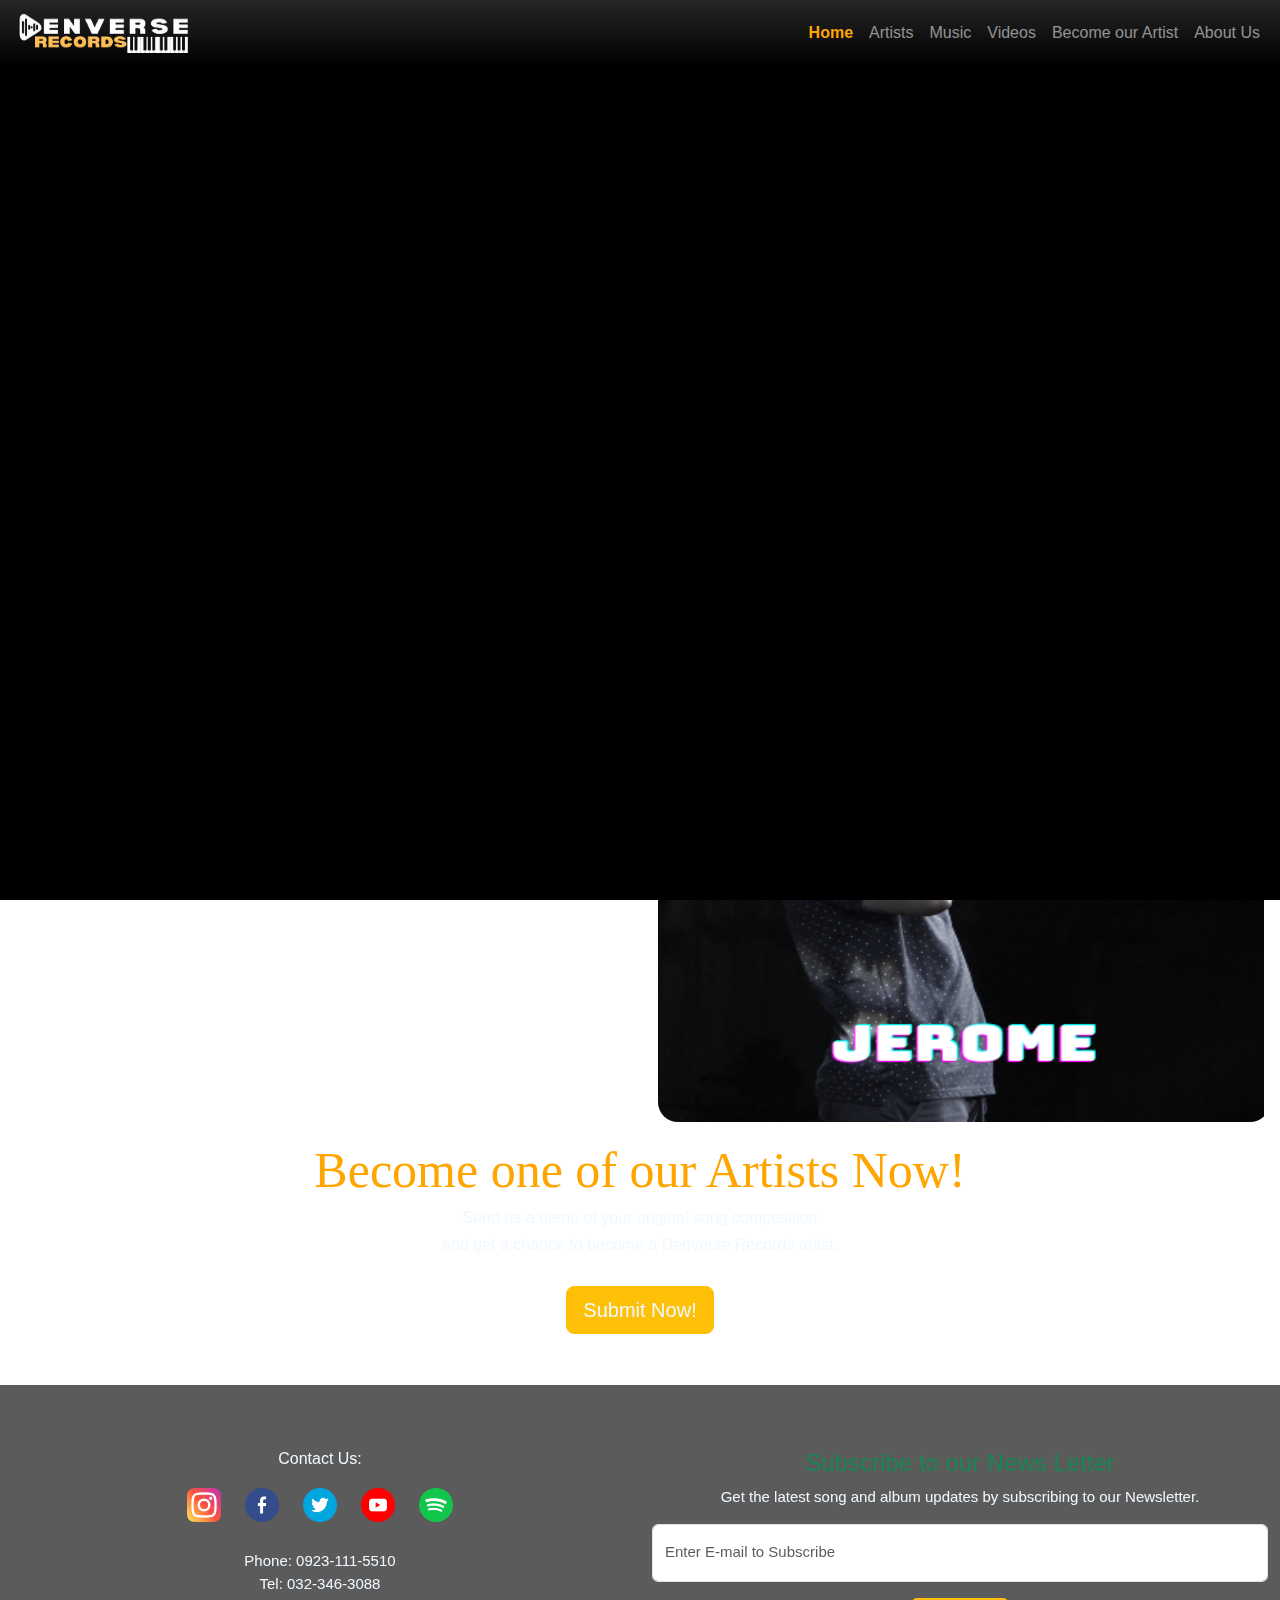
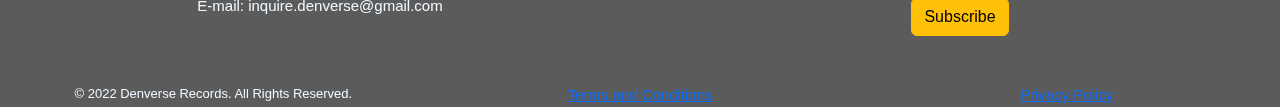
<file: index.html>
<!DOCTYPE html>
<html lang="en">
<head>
  <title>Denverse - Home</title>
  <link rel="icon" type="image/x-icon" href="./assets/favicon.png">
  <meta charset="utf-8">
  <meta name="viewport" content="width=device-width, initial-scale=1">
  <link rel="stylesheet" href="styles.css">
  <link href="https://cdn.jsdelivr.net/npm/bootstrap@5.2.2/dist/css/bootstrap.min.css" rel="stylesheet">
  <script src="https://cdn.jsdelivr.net/npm/bootstrap@5.2.2/dist/js/bootstrap.bundle.min.js"></script>


  
</head>
<body class="body">


  <div class="splash d-flex  justify-content-center align-items-center">
    <h1 class="fade-in" style="color: white;">Welcome to Denverse Records!</h1>
  </div>


 <!--NAV-->
 <!--NAV-->
 <!--NAV-->
 <!--NAV-->
 <!--NAV-->
 

  <nav class="navbar navbar-expand-md navbar-dark bg-black bg-gradient fixed-top">


    <div class="container-fluid">
      <a class="navbar-brand" href="index.html"><img src="./assets/logo2.png" alt="Logo" class="logo"></a>
      <button class="navbar-toggler" type="button" data-bs-toggle="collapse" data-bs-target="#mynavbar">
        <span class="navbar-toggler-icon"></span>
      </button>



      <div class="collapse navbar-collapse " id="mynavbar">
        <ul class="navbar-nav ms-auto">
          <li class="nav-item">
            <a class="nav-link" href="index.html" style="color: orange;"><b>Home</b></a>
          </li>
          <li class="nav-item">
            <a class="nav-link" href="artist.html">Artists</a>
          </li>
          <li class="nav-item">
            <a class="nav-link" href="music.html">Music</a>
          </li>
          <li class="nav-item">
            <a class="nav-link" href="videos.html">Videos</a>
          </li>
          <li class="nav-item">
            <a class="nav-link" href="reg.html">Become our Artist</a>
          </li>
          <li class="nav-item">
            <a class="nav-link" href="aboutus.html">About Us</a>
          </li>
          
        </ul>  
      </div>
    </div>
  </nav>

  




<!-- Carousel -->
<!-- Carousel -->
<!-- Carousel -->

<div id="demo" class="carousel slide" data-bs-ride="carousel">

    <!-- Indicators/dots -->
    <div class="carousel-indicators">
      <button type="button" data-bs-target="#demo" data-bs-slide-to="0" class="active"></button>
      <button type="button" data-bs-target="#demo" data-bs-slide-to="1"></button>
      <button type="button" data-bs-target="#demo" data-bs-slide-to="2"></button>
    </div>
    
    <!-- The slideshow/carousel -->
    <div class="carousel-inner"  >
      
      <div class="carousel-item active" >
        <img src="./assets/chasing_sunsets_cover.png" alt="Los Angeles" class="d-block">
        <div class="carousel-caption" >
          <h3 class="carousel-head-text">Jan Denver Gimenez</h3>
          <p class="carousel-text">Chasing Sunsets (Single)</p>
          <a href="https://open.spotify.com/track/0fsYFMuRItsyqwd4yeE3H6?si=6dc326a507494328" target="_blank">
            <button type="button" class="btn btn-primary btn-lg btn-warning" style="color:aliceblue;" id="invite-button">Out Now!</button>
          </a>
        </div>
      </div>

      <div class="carousel-item">
        <img src="./assets/3.png" alt="Chicago" class="d-block" >
        <div class="carousel-caption">
          <h3 class="carousel-head-text">Book an Artist</h3>
          <p class="carousel-text">Hire an artist for your events. Click the button Below to Inquire!</p>
          <a href="artist.html" target="_blank">
            <button type="button" class="btn btn-primary btn-lg btn-warning" style="color:aliceblue;" id="invite-button">Inquire Now!</button>
          </a>
        </div> 
      </div>

      <div class="carousel-item">
        <img src="./assets/4.png" alt="New York" class="d-block" >
        <div class="carousel-caption">
          <h3 class="carousel-head-text">Make it Happen!</h3>
          <p class="carousel-text">Make your dreams come true with Denverse Records!</p>
        </div>  
      </div>
    </div>
    
    <!-- Left and right controls/icons -->
    <button class="carousel-control-prev" type="button" data-bs-target="#demo" data-bs-slide="prev">
      <span class="carousel-control-prev-icon"></span>
    </button>
    <button class="carousel-control-next" type="button" data-bs-target="#demo" data-bs-slide="next">
      <span class="carousel-control-next-icon"></span>
    </button>
  </div>


<!-- Featured Artist and Music -->
<!-- Featured Artist and Music -->
<!-- Featured Artist and Music -->



<div class="container-fluid-{breakpoint}  row m-1">

  <div class="col-md-6 " id="spotify-embed">

    <div class="container text-center music-text  ">
        <h1 class="featured-text">Featured Music</h1>
    </div>

    <div>
      <iframe style="height: 500px; border-radius:12px" src="https://open.spotify.com/embed/playlist/6VtSb3HhWWhPOulkjFEuwd?utm_source=generator&theme=0" width="100%" height="380" frameBorder="0" allowfullscreen="" allow="autoplay; clipboard-write; encrypted-media; fullscreen; picture-in-picture" loading="lazy"></iframe>
    </div> <!-- Spotify Embed -->
    
  </div>

  

  <div class="col-md-6"> 

    <div class="container text-center music-text  ">
      <h1 class="featured-text">Featured Artist</h1>
    </div>
   
    <div id="carouselExampleControls" class="carousel slide" data-bs-ride="carousel"> <!-- Artist Carousel -->
      
        <div class="carousel-inner rounded" >

            <div class="carousel-item active">
                <img src="./assets/jerome.png" id="artist-photos" class="d-block w-100" alt="1" >
            </div>

            <div class="carousel-item">
                <img src="./assets/aaron.png" id="artist-photos" class="d-block w-100" alt="2">
            </div>

            <div class="carousel-item">
                <img src="./assets/elijah.png" id="artist-photos" class="d-block w-100" alt="3">
            </div>

            <div class="carousel-item">
                <img src="./assets/walker.png" id="artist-photos" class="d-block w-100" alt="4">
            </div>

            <div class="carousel-item">
              <img src="./assets/denver.png" id="artist-photos" class="d-block w-100" alt="4">
          </div>

        </div>


        <button class="carousel-control-prev" type="button" data-bs-target="#carouselExampleControls" data-bs-slide="prev">
              <span class="carousel-control-prev-icon" aria-hidden="true"></span>
              <span class="visually-hidden">Previous</span>
        </button>

        <button class="carousel-control-next" type="button" data-bs-target="#carouselExampleControls" data-bs-slide="next">
              <span class="carousel-control-next-icon" aria-hidden="true"></span>
              <span class="visually-hidden">Next</span>
        </button>
          
    
    </div>
  </div>  
    
</div>


<!-- Become Artist Invitation -->
<!-- Become Artist Invitation -->
<!-- Become Artist Invitation -->
<div class="invite-con">

  <div>
    <h1 style="color:orange;">Become one of our Artists Now!</h1>
    <h6>Send us a demo of your original song composition</h6>
    <h6>and get a chance to become a Denverse Records artist.</h6><br>
    <a href="reg.html">
      <button type="button" class="btn btn-primary btn-lg btn-warning" style="color:aliceblue;" id="invite-button">Submit Now!</button>
    </a>
    </div> 

</div>



<!-- Footer -->
<!-- Footer -->
<!-- Footer -->

<div class="container-{breakpoint} mx-auto row mt-5 pt-5" id="footer-con">

  <div class="col-md-6" > 

      <h6 class="text-center mt-3">Contact Us:</h6>
  
      <div class=" d-flex justify-content-center align-items-center pb-3">
        <a href="https://www.instagram.com" target="_blank"> <img class="p-2 m-1" src="./assets/instagram.png" alt="instagram" style="height: 50px; width: 50px;"></a>
        <a href="https://www.facebook.com" target="_blank"> <img class="p-2 m-1" src="./assets/facebook.png" alt="facebook" style="height: 50px; width: 50px;"></a>
        <a href="https://www.twitter.com" target="_blank"> <img class="p-2 m-1" src="./assets/twitter.png" alt="twitter" style="height: 50px; width: 50px;"></a>
        <a href="https://www.youtube.com" target="_blank"> <img class="p-2 m-1" src="./assets/youtube.png" alt="youtube" style="height: 50px; width: 50px;"></a>
        <a href="https://www.spotify.com" target="_blank"> <img class="p-2 m-1" src="./assets/spotify.png" alt="spotify" style="height: 50px; width: 50px;"></a>
      </div>

     

      <div class=" d-flex justify-content-center text-center  align-items-center">
        Phone: 0923-111-5510
        <br>
        Tel: 032-346-3088
        <br>
        E-mail: inquire.denverse@gmail.com
      </div>

  
  </div>

  <div class="col-md-6" > 
    
      
    <Center><h4 class="mt-3 text-success">Subscribe to our News Letter</h4></Center>
    
    <Center><p>Get the latest song and album updates by subscribing to our Newsletter.</p></Center>

    <form class="needs-validation" action="#" novalidate >
      <div class="form-floating col-12 mb-3">

  
        <input type="email" class="form-control" id="clientemail" placeholder="Enter E-mail" required>
        <label for="clientemail" class="form-label text-muted">Enter E-mail to Subscribe</label>
        <div class="valid-feedback">Good to go! </div>
        <div class="invalid-feedback">Enter Valid E-mail</div>
      
      
      </div>

      <div class="col-12 d-flex justify-content-center">

        <button type="submit" class="btn btn-warning" data-bs-toggle="modal" data-bs-target="#myModal">
          Subscribe
        </button>
     
      
        <!-- The Modal -->
        <div class="modal" id="myModal">
          <div class="modal-dialog" >
            <div class="modal-content" style="background-color: rgb(233, 233, 233);">
        
              <!-- Modal Header -->
              <div class="modal-header">
                <h4 class="modal-title text-black">Thank you!</h4>
                <button type="button" class="btn-close" data-bs-dismiss="modal"></button>
              </div>
        
              <!-- Modal body -->
              <div class="modal-body text-black">
                Make sure you entered a valid e-mail address to receive our News Letters.
              </div>
      
        
      
          </div>
        </div>
      </div>
        
        
        
        
      </div>

      

    </form>


  </div>



  <br>
  <br>
  <div class="container col-12 mt-5">
  <div class=" row"  >
  
    <div class="col-4 d-flex justify-content-center" style="font-size:13px ;">© 2022 Denverse Records. All Rights Reserved.</div>
    <div class="col-4 d-flex justify-content-center"><a href="tc.html"> Terms and Conditions</a></div>
    <div class="col-4 d-flex justify-content-center"><a href="pp.html">Privacy Policy</a></div>
   
  
  </div>
</div>
</div>


<script>

const splash = document.querySelector('.splash');

document.addEventListener('DOMContentLoaded', (e)=>{
  setTimeout(()=>{

    splash.classList.add('display-none');
  }, 2000);

  })

  // Example starter JavaScript for disabling form submissions if there are invalid fields
  (function () {
    'use strict'
  
    // Fetch all the forms we want to apply custom Bootstrap validation styles to
    var forms = document.querySelectorAll('.needs-validation')
  
    // Loop over them and prevent submission
    Array.prototype.slice.call(forms)
      .forEach(function (form) {
        form.addEventListener('submit', function (event) {
          if (!form.checkValidity()) {
            event.preventDefault()
            event.stopPropagation()
          }
  
          form.classList.add('was-validated')
        }, false)
      })
  })()
  
  </script>


<audio controls autoplay style="display: none;">
  <source src="./assets/welcome.mp3" type="audio/ogg">
  <source src="./assets/welcome.mp3" type="audio/mpeg">
</audio>
 
</body>
</html>
</file>
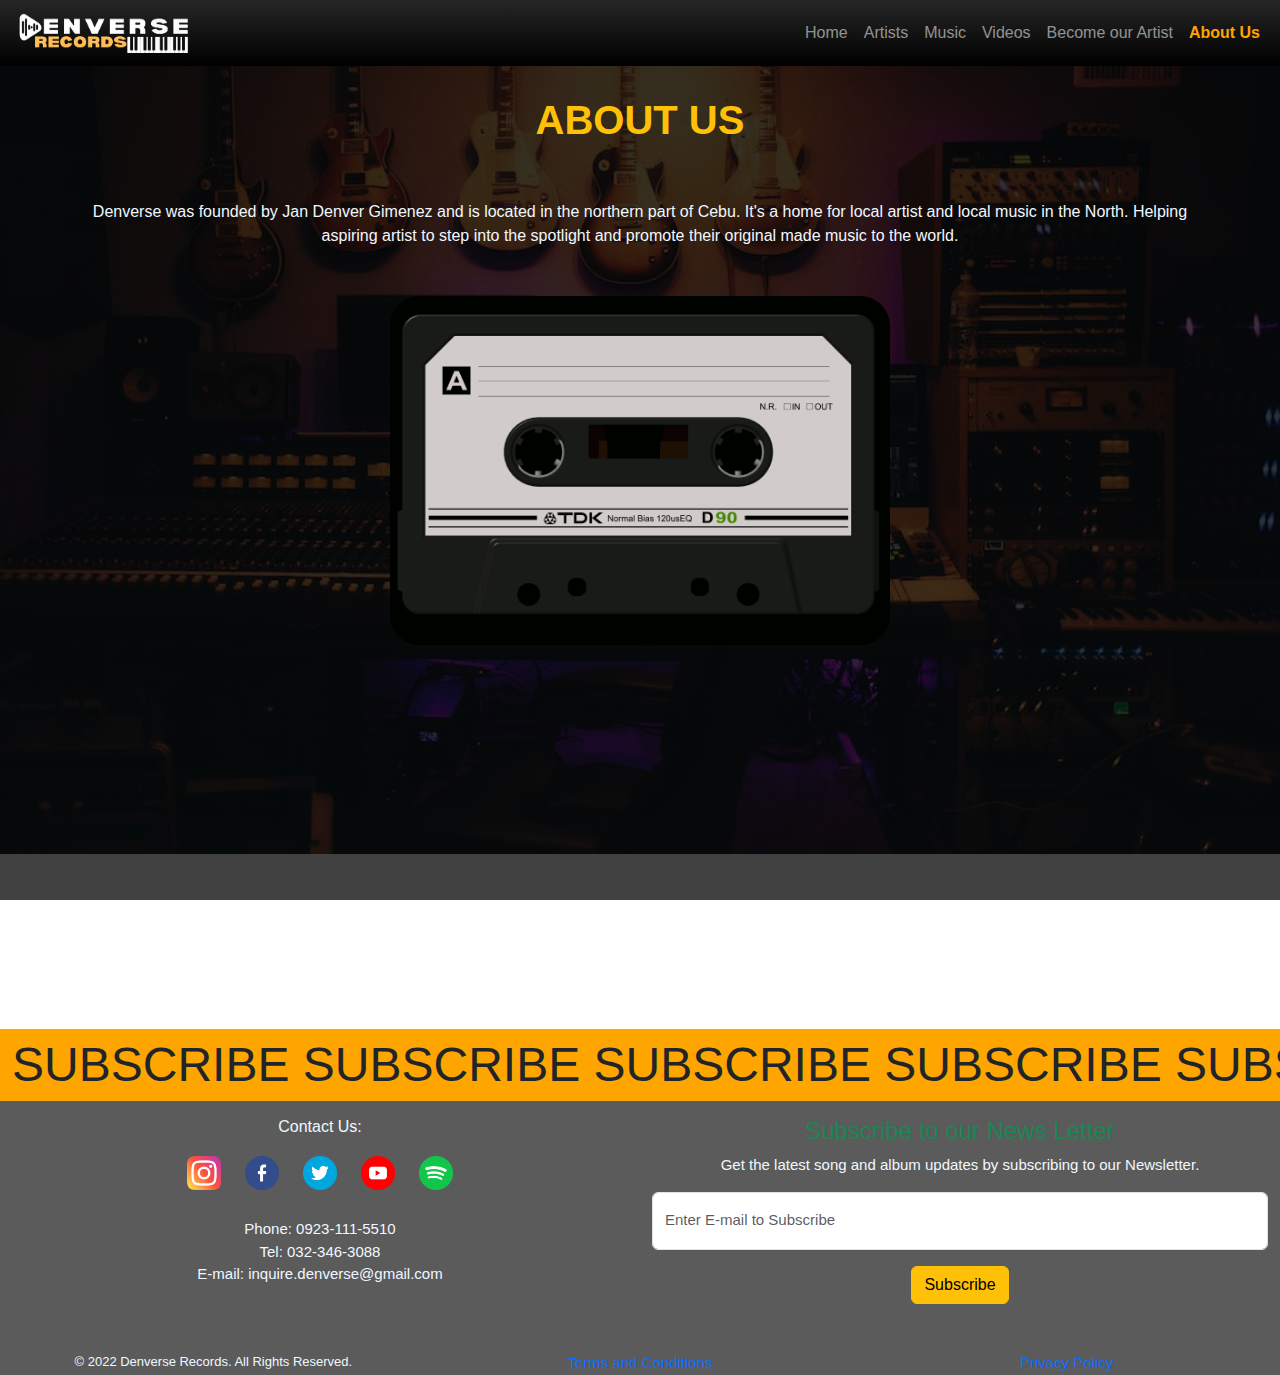
<file: aboutus.html>
<!DOCTYPE html>
<html lang="en">
<head>
  <title>Denverse - About Us</title>
  <link rel="icon" type="image/x-icon" href="./assets/favicon.png">
  <meta charset="utf-8">
  <meta name="viewport" content="width=device-width, initial-scale=1">
  <link rel="stylesheet" href="styles.css">
  <link href="https://cdn.jsdelivr.net/npm/bootstrap@5.2.2/dist/css/bootstrap.min.css" rel="stylesheet">
  <script src="https://cdn.jsdelivr.net/npm/bootstrap@5.2.2/dist/js/bootstrap.bundle.min.js"></script>
</head>


<body class="body">
  

<!--NAV-->
  <!--NAV-->
  <!--NAV-->
  <!--NAV-->
  <!--NAV-->
  
  <nav class="navbar navbar-expand-md navbar-dark bg-black bg-gradient fixed-top">


    <div class="container-fluid ">
      <a class="navbar-brand" href="index.html"><img src="./assets/logo2.png" alt="Logo" class="logo"></a>
      <button class="navbar-toggler" type="button" data-bs-toggle="collapse" data-bs-target="#mynavbar">
        <span class="navbar-toggler-icon"></span>
      </button>



      <div class="collapse navbar-collapse " id="mynavbar">
        <ul class="navbar-nav ms-auto">
          <li class="nav-item">
            <a class="nav-link" href="index.html" >Home</a>
          </li>
          <li class="nav-item">
            <a class="nav-link" href="artist.html" >Artists</a>
          </li>
          <li class="nav-item">
            <a class="nav-link" href="music.html">Music</a>
          </li>
          <li class="nav-item">
            <a class="nav-link" href="videos.html">Videos</a>
          </li>
          <li class="nav-item">
            <a class="nav-link" href="reg.html">Become our Artist</a>
          </li>
          <li class="nav-item">
            <a class="nav-link" href="aboutus.html" style="color: orange;"><b>About Us</b></a>
          </li>
        </ul>
        
      </div>


    </div>

</nav>

<br>
<br>
<br>
<br>


<div class="container col"> 
    <h1 class="text-warning fw-bolder text-center" >ABOUT US</h1>
    <br>
    <br>
    <div>
        <p class="text-center fs-6" style="color: aliceblue;">
            Denverse was founded by Jan Denver Gimenez and is located in the northern
            part of Cebu. It's a home for local artist and local music in the North.
            Helping aspiring artist to step into the spotlight and promote their 
            original made music to the world. 
        
        </p>
    </div>
</div>






<div class="container-fluid mx-auto mt-5">

  <div class="container mx-auto d-flex justify-content-center m-0 p-0">
    <img id="cassete-tape" style=" border-radius: 30px;" src="./assets/cassette.gif.gif" alt="cassete tape gif no background">
  </div>



</div>








<br>
<br>
<br>
<br>
<br>
<br>
<br>
<br>
<br>
<br>
<br>
<br>
<br>
<br>
<br>
<br>
<audio controls autoplay style="display: none;">
  <source src="./assets/cassete.mp3" type="audio/ogg">
  <source src="./assets/cassete.mp3" type="audio/mpeg">
</audio>







<div class="container-{breakpoint} marquee row m-0 p-0">

    <div>
        <span>  SUBSCRIBE </span>
        <span>  SUBSCRIBE </span>
        <span>  SUBSCRIBE </span>
        <span>  SUBSCRIBE </span>
        <span>  SUBSCRIBE </span>
        <span>  SUBSCRIBE </span>
        <span>  SUBSCRIBE </span>
        <span>  SUBSCRIBE </span>
        
        
       
    </div>
 
   


</div>











<!-- Footer -->
<!-- Footer -->
<!-- Footer -->

<div class="container-{breakpoint} mx-auto row" id="footer-con">

  <div class="col-md-6" > 

      <h6 class="text-center mt-3">Contact Us:</h6>
  
      <div class=" d-flex justify-content-center align-items-center pb-3">
        <a href="https://www.instagram.com" target="_blank"> <img class="p-2 m-1" src="./assets/instagram.png" alt="instagram" style="height: 50px; width: 50px;"></a>
        <a href="https://www.facebook.com" target="_blank"> <img class="p-2 m-1" src="./assets/facebook.png" alt="facebook" style="height: 50px; width: 50px;"></a>
        <a href="https://www.twitter.com" target="_blank"> <img class="p-2 m-1" src="./assets/twitter.png" alt="twitter" style="height: 50px; width: 50px;"></a>
        <a href="https://www.youtube.com" target="_blank"> <img class="p-2 m-1" src="./assets/youtube.png" alt="youtube" style="height: 50px; width: 50px;"></a>
        <a href="https://www.spotify.com" target="_blank"> <img class="p-2 m-1" src="./assets/spotify.png" alt="spotify" style="height: 50px; width: 50px;"></a>
      </div>

     

      <div class=" d-flex justify-content-center text-center  align-items-center">
        Phone: 0923-111-5510
        <br>
        Tel: 032-346-3088
        <br>
        E-mail: inquire.denverse@gmail.com
      </div>

  
  </div>

  <div class="col-md-6" > 
    
      
    <Center><h4 class="mt-3 text-success">Subscribe to our News Letter</h4></Center>
    
    <Center><p>Get the latest song and album updates by subscribing to our Newsletter.</p></Center>

    <form class="needs-validation" action="#" novalidate >
      <div class="form-floating col-12 mb-3">

  
        <input type="email" class="form-control" id="clientemail" placeholder="Enter E-mail" required>
        <label for="clientemail" class="form-label text-muted">Enter E-mail to Subscribe</label>
        <div class="valid-feedback">Good to go! </div>
        <div class="invalid-feedback">Enter Valid E-mail</div>
      
      
      </div>

      <div class="col-12 d-flex justify-content-center">

        <button type="submit" class="btn btn-warning" data-bs-toggle="modal" data-bs-target="#myModal">
          Subscribe
        </button>
     
      
        <!-- The Modal -->
        <div class="modal" id="myModal">
          <div class="modal-dialog" >
            <div class="modal-content" style="background-color: rgb(233, 233, 233);">
        
              <!-- Modal Header -->
              <div class="modal-header">
                <h4 class="modal-title text-black">Thank you!</h4>
                <button type="button" class="btn-close" data-bs-dismiss="modal"></button>
              </div>
        
              <!-- Modal body -->
              <div class="modal-body text-black">
                Make sure you entered a valid e-mail address to receive our News Letters.
              </div>
      
        
      
          </div>
        </div>
      </div>
        
        
        
        
      </div>

      

    </form>


  </div>



  <br>
  <br>
  <div class="container col-12 mt-5">
  <div class=" row"  >
  
    <div class="col-4 d-flex justify-content-center" style="font-size:13px ;">© 2022 Denverse Records. All Rights Reserved.</div>
    <div class="col-4 d-flex justify-content-center"><a href="tc.html"> Terms and Conditions</a></div>
    <div class="col-4 d-flex justify-content-center"><a href="pp.html">Privacy Policy</a></div>
   
  
  </div>
</div>
</div>


<script>

  // Example starter JavaScript for disabling form submissions if there are invalid fields
  (function () {
    'use strict'
  
    // Fetch all the forms we want to apply custom Bootstrap validation styles to
    var forms = document.querySelectorAll('.needs-validation')
  
    // Loop over them and prevent submission
    Array.prototype.slice.call(forms)
      .forEach(function (form) {
        form.addEventListener('submit', function (event) {
          if (!form.checkValidity()) {
            event.preventDefault()
            event.stopPropagation()
          }
  
          form.classList.add('was-validated')
        }, false)
      })
  })()
  
  </script>

    



</body>

</html>
</file>
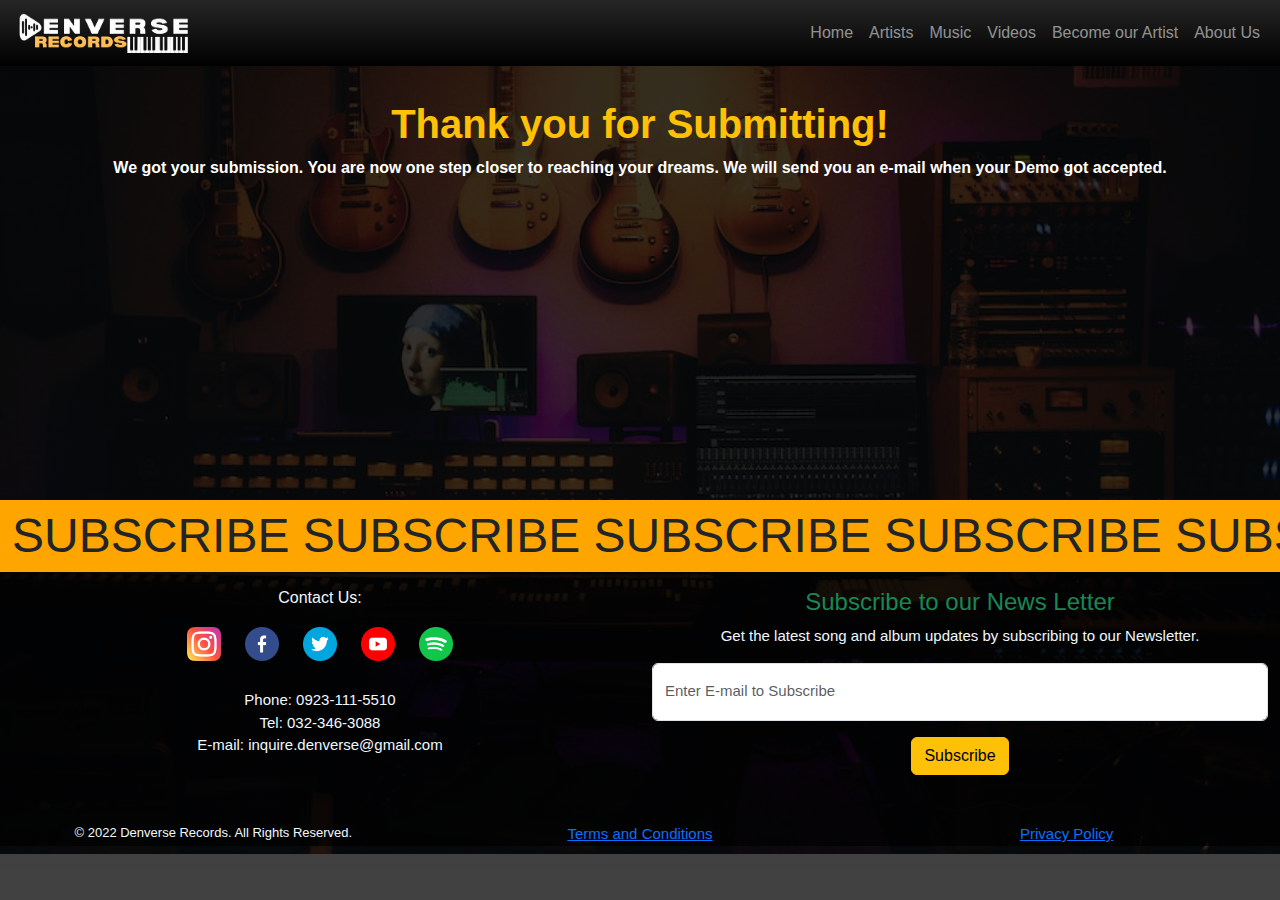
<file: artist-redirect.html>
<!DOCTYPE html>
<html lang="en">
<head>
  <title>You Are One Step CLoser To Your Dreams!</title>
  <link rel="icon" type="image/x-icon" href="./assets/favicon.png">
  <meta charset="utf-8">
  <meta name="viewport" content="width=device-width, initial-scale=1">
  <link rel="stylesheet" href="styles.css">
  <link href="https://cdn.jsdelivr.net/npm/bootstrap@5.2.2/dist/css/bootstrap.min.css" rel="stylesheet">
  <script src="https://cdn.jsdelivr.net/npm/bootstrap@5.2.2/dist/js/bootstrap.bundle.min.js"></script>
</head>


<body class="body">

<!--NAV-->
  <!--NAV-->
  <!--NAV-->
  <!--NAV-->
  <!--NAV-->
  
  <nav class="navbar navbar-expand-md navbar-dark bg-black bg-gradient fixed-top">


    <div class="container-fluid ">
      <a class="navbar-brand" href="index.html"><img src="./assets/logo2.png" alt="Logo" class="logo"></a>
      <button class="navbar-toggler" type="button" data-bs-toggle="collapse" data-bs-target="#mynavbar">
        <span class="navbar-toggler-icon"></span>
      </button>



      <div class="collapse navbar-collapse " id="mynavbar">
        <ul class="navbar-nav ms-auto">
          <li class="nav-item">
            <a class="nav-link" href="index.html" >Home</a>
          </li>
          <li class="nav-item">
            <a class="nav-link" href="artist.html">Artists</a>
          </li>
          <li class="nav-item">
            <a class="nav-link" href="music.html" >Music</a>
          </li>
          <li class="nav-item">
            <a class="nav-link" href="videos.html">Videos</a>
          </li>
          <li class="nav-item">
            <a class="nav-link" href="reg.html">Become our Artist</a>
          </li>
          <li class="nav-item">
            <a class="nav-link" href="aboutus.html">About Us</a>
          </li>
        </ul>
        
      </div>


    </div>

</nav>




<div class="container-fluid mx-auto" id="redirect-outer">

    <div class=" mx-auto">

    
    <div class="col-sm-12 text-center mb-3">
        <h1 class="text-warning fw-bold">Thank you for Submitting!</h1>
        <p class="text-white fw-bold"> We got your submission. You are now one step closer to reaching your dreams. We will send you an e-mail when your Demo got accepted.</p>
    </div>


    </div>  



</div>


<div class="container-{breakpoint} marquee row m-0 p-0">

    <div>
        <span>  SUBSCRIBE </span>
        <span>  SUBSCRIBE </span>
        <span>  SUBSCRIBE </span>
        <span>  SUBSCRIBE </span>
        <span>  SUBSCRIBE </span>
        <span>  SUBSCRIBE </span>
        <span>  SUBSCRIBE </span>
        <span>  SUBSCRIBE </span>
        
        
       
    </div>

</div>



  





<!-- Footer -->
<!-- Footer -->
<!-- Footer -->

<div class="container-{breakpoint} mx-auto row" id="footer-con">

  <div class="col-md-6" > 

      <h6 class="text-center mt-3">Contact Us:</h6>
  
      <div class=" d-flex justify-content-center align-items-center pb-3">
        <a href="https://www.instagram.com" target="_blank"> <img class="p-2 m-1" src="./assets/instagram.png" alt="instagram" style="height: 50px; width: 50px;"></a>
        <a href="https://www.facebook.com" target="_blank"> <img class="p-2 m-1" src="./assets/facebook.png" alt="facebook" style="height: 50px; width: 50px;"></a>
        <a href="https://www.twitter.com" target="_blank"> <img class="p-2 m-1" src="./assets/twitter.png" alt="twitter" style="height: 50px; width: 50px;"></a>
        <a href="https://www.youtube.com" target="_blank"> <img class="p-2 m-1" src="./assets/youtube.png" alt="youtube" style="height: 50px; width: 50px;"></a>
        <a href="https://www.spotify.com" target="_blank"> <img class="p-2 m-1" src="./assets/spotify.png" alt="spotify" style="height: 50px; width: 50px;"></a>
      </div>

     

      <div class=" d-flex justify-content-center text-center  align-items-center">
        Phone: 0923-111-5510
        <br>
        Tel: 032-346-3088
        <br>
        E-mail: inquire.denverse@gmail.com
      </div>

  
  </div>

  <div class="col-md-6" > 
    
      
    <Center><h4 class="mt-3 text-success">Subscribe to our News Letter</h4></Center>
    
    <Center><p>Get the latest song and album updates by subscribing to our Newsletter.</p></Center>

    <form class="needs-validation" action="#" novalidate >
      <div class="form-floating col-12 mb-3">

  
        <input type="email" class="form-control" id="clientemail" placeholder="Enter E-mail" required>
        <label for="clientemail" class="form-label text-muted">Enter E-mail to Subscribe</label>
        <div class="valid-feedback">Good to go! </div>
        <div class="invalid-feedback">Enter Valid E-mail</div>
      
      
      </div>

      <div class="col-12 d-flex justify-content-center">

        <button type="submit" class="btn btn-warning" data-bs-toggle="modal" data-bs-target="#myModal">
          Subscribe
        </button>
     
      
        <!-- The Modal -->
        <div class="modal" id="myModal">
          <div class="modal-dialog" >
            <div class="modal-content" style="background-color: rgb(233, 233, 233);">
        
              <!-- Modal Header -->
              <div class="modal-header">
                <h4 class="modal-title text-black">Thank you!</h4>
                <button type="button" class="btn-close" data-bs-dismiss="modal"></button>
              </div>
        
              <!-- Modal body -->
              <div class="modal-body text-black">
                Make sure you entered a valid e-mail address to receive our News Letters.
              </div>
      
        
      
          </div>
        </div>
      </div>
        
        
        
        
      </div>

      

    </form>


  </div>



  <br>
  <br>
  <div class="container col-12 mt-5">
  <div class=" row"  >
  
    <div class="col-4 d-flex justify-content-center" style="font-size:13px ;">© 2022 Denverse Records. All Rights Reserved.</div>
    <div class="col-4 d-flex justify-content-center"><a href="tc.html"> Terms and Conditions</a></div>
    <div class="col-4 d-flex justify-content-center"><a href="pp.html">Privacy Policy</a></div>
   
  
  </div>
</div>
</div>


<script>

  // Example starter JavaScript for disabling form submissions if there are invalid fields
  (function () {
    'use strict'
  
    // Fetch all the forms we want to apply custom Bootstrap validation styles to
    var forms = document.querySelectorAll('.needs-validation')
  
    // Loop over them and prevent submission
    Array.prototype.slice.call(forms)
      .forEach(function (form) {
        form.addEventListener('submit', function (event) {
          if (!form.checkValidity()) {
            event.preventDefault()
            event.stopPropagation()
          }
  
          form.classList.add('was-validated')
        }, false)
      })
  })()
  
  </script>


</body>

</html>
</file>
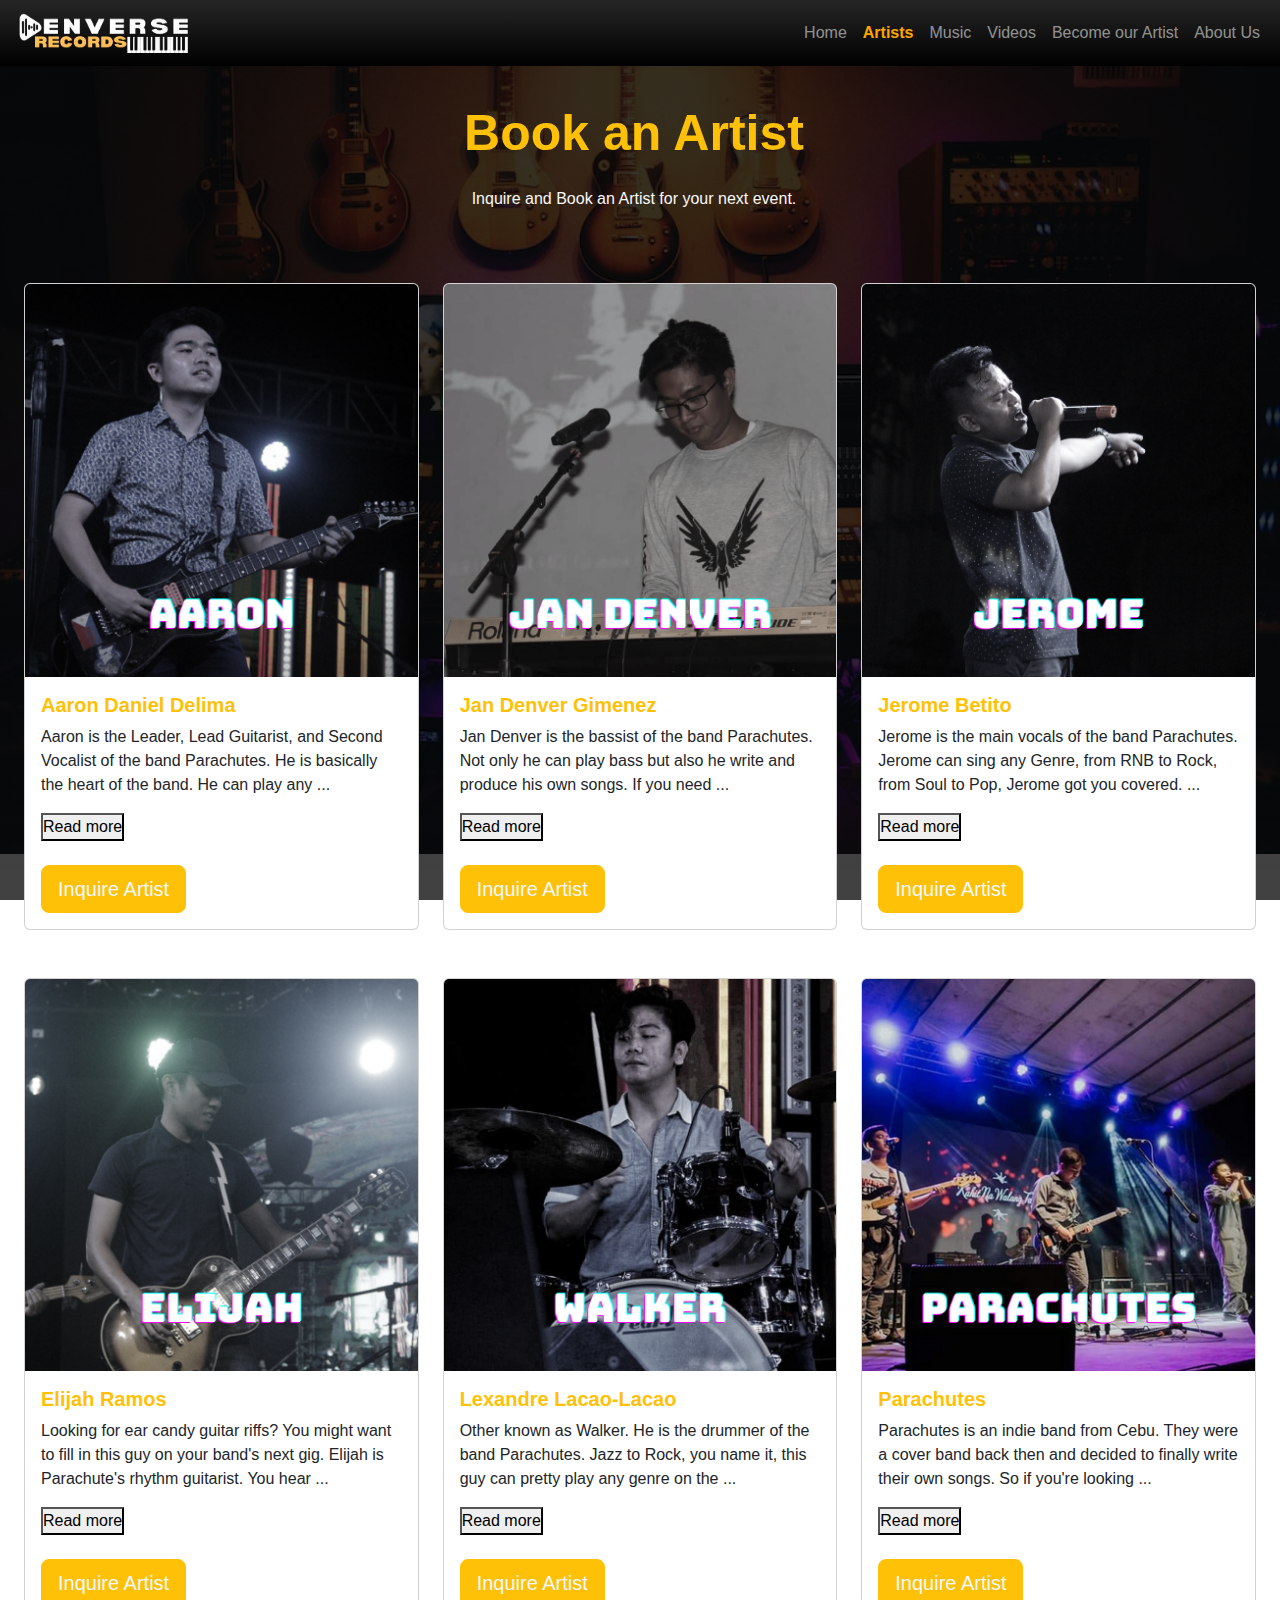
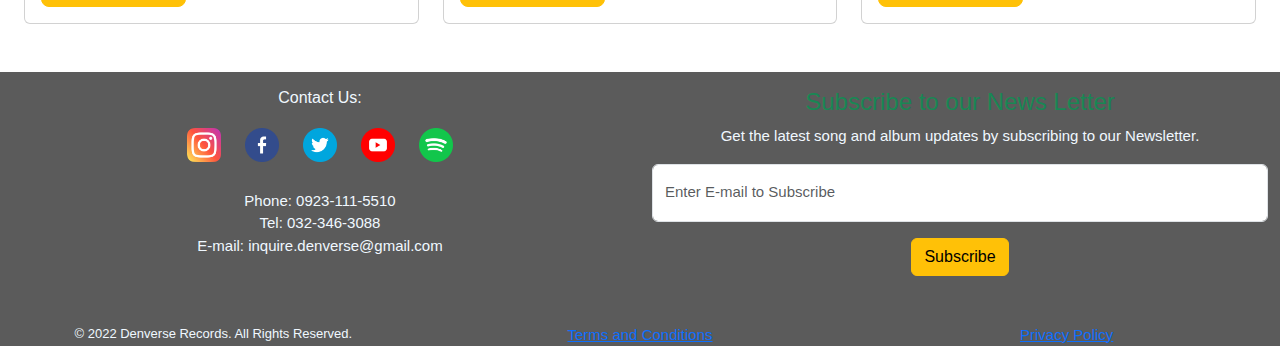
<file: artist.html>
<!DOCTYPE html>
<html lang="en">
<head>
  <title>Our Artists</title>
  <link rel="icon" type="image/x-icon" href="./assets/favicon.png">
  <meta charset="utf-8">
  <meta name="viewport" content="width=device-width, initial-scale=1">
  <link rel="stylesheet" href="styles.css">
  <link href="https://cdn.jsdelivr.net/npm/bootstrap@5.2.2/dist/css/bootstrap.min.css" rel="stylesheet">
  <script src="https://cdn.jsdelivr.net/npm/bootstrap@5.2.2/dist/js/bootstrap.bundle.min.js"></script>
</head>


<body class="body">

<!--NAV-->
  <!--NAV-->
  <!--NAV-->
  <!--NAV-->
  <!--NAV-->
  
  <nav class="navbar navbar-expand-md navbar-dark bg-black bg-gradient fixed-top">


    <div class="container-fluid ">
      <a class="navbar-brand" href="index.html"><img src="./assets/logo2.png" alt="Logo" class="logo"></a>
      <button class="navbar-toggler" type="button" data-bs-toggle="collapse" data-bs-target="#mynavbar">
        <span class="navbar-toggler-icon"></span>
      </button>



      <div class="collapse navbar-collapse " id="mynavbar">
        <ul class="navbar-nav ms-auto">
          <li class="nav-item">
            <a class="nav-link" href="index.html" >Home</a>
          </li>
          <li class="nav-item">
            <a class="nav-link" href="artist.html" style="color: orange;"><b>Artists</b></a>
          </li>
          <li class="nav-item">
            <a class="nav-link" href="music.html">Music</a>
          </li>
          <li class="nav-item">
            <a class="nav-link" href="videos.html">Videos</a>
          </li>
          <li class="nav-item">
            <a class="nav-link" href="reg.html">Become our Artist</a>
          </li>
          <li class="nav-item">
            <a class="nav-link" href="aboutus.html">About Us</a>
          </li>
        </ul>
        
      </div>


    </div>

</nav>



<div class="container-{breakpoint} row pt-5 mt-5 me-0">

  <p class="text-center fw-bold text-warning" style="font-size: 50px;">Book an Artist</p>

  <div class="col-12 m-0 p-0">
    <p class="text-center  text-light">Inquire and Book an Artist for your next event. </p>
  </div>

</div>


  
  <!--Artist List-->
  <!--Artist List-->
  <!--Artist List-->

<div class="container-fluid row pt-2 mt-5 m-0">

  <div class="col-md-4 mb-5">
    <div class="card" style="width: 100%;">
      <img src="./assets/aaron.png" class="card-img-top" alt="...">
      <div class="card-body">
        <h5 class="card-title text-warning fw-bold">Aaron Daniel Delima</h5>
        <p class="card-text">Aaron is the Leader, Lead Guitarist, and Second Vocalist of the band Parachutes. He is basically the heart of the band. He can play any<span id="dots1"> ...</span> 
        <span id="more1">  instruments and write good songs. The artist creator and artist behind the song "Sunshine and Doffodils". If you're looking for an all around guy, Aaron got you!</span>
        </p>
        <button onclick="myFunction1()" id="myBtn1">Read more</button>
        <br>
        <br>
        <a href="book.html" target="_blank">
          <button type="button" class="btn btn-primary btn-lg btn-warning" style="color:aliceblue;" id="invite-button">Inquire Artist</button>
        </a>
      </div>
    </div>
  </div>

  <div class="col-md-4 mb-5">
    <div class="card" style="width: 100%;">
      <img src="./assets/denver.png" class="card-img-top" alt="...">
      <div class="card-body">
        <h5 class="card-title text-warning fw-bold">Jan Denver Gimenez</h5>
        <p class="card-text">Jan Denver is the bassist of the band Parachutes. Not only he can play bass but also he write and produce his own songs. If you need <span id="dots2">...</span>  
        <span id="more2"> someone who can play bass and fill vocals in your band, Jan Denver might be the one you are looking for.</span>
        </p>
        <button onclick="myFunction2()" id="myBtn2">Read more</button>
        <br>
        <br>
        <a href="book.html" target="_blank">
          <button type="button" class="btn btn-primary btn-lg btn-warning" style="color:aliceblue;" id="invite-button">Inquire Artist</button>
        </a>
      </div>
    </div>
  </div>

  <div class="col-md-4 mb-5">
    <div class="card" style="width: 100%;">
      <img src="./assets/jerome.png" class="card-img-top" alt="...">
      <div class="card-body">
        <h5 class="card-title text-warning fw-bold">Jerome Betito</h5>
        <p class="card-text">Jerome is the main vocals of the band Parachutes. Jerome can sing any Genre, from RNB to Rock, from Soul to Pop, Jerome got you covered.  <span id="dots3">...</span> 
        <span id="more3">  If you're looking for a guy who can sing for your wedding or on any occasions, he might be the one you're looking for.</span> 
        </p>
        <button onclick="myFunction3()" id="myBtn3">Read more</button>
        <br>
        <br>
        <a href="book.html" target="_blank">
          <button type="button" class="btn btn-primary btn-lg btn-warning" style="color:aliceblue;" id="invite-button">Inquire Artist</button>
        </a>
      </div>
    </div>
  </div>

  <div class="col-md-4 mb-5">
    <div class="card" style="width: 100%;">
      <img src="./assets/elijah.png" class="card-img-top" alt="...">
      <div class="card-body">
        <h5 class="card-title text-warning fw-bold">Elijah Ramos</h5>
        <p class="card-text">Looking for ear candy guitar riffs? You might want to fill in this guy on your band's next gig. Elijah is Parachute's rhythm guitarist. You hear <span id="dots4">...</span> 
        <span id="more4">those pretty good riffs on Parachute's songs? It's his! Elijah's guitar talent is pretty amazing.  </span>
        </p>
        <button onclick="myFunction4()" id="myBtn4">Read more</button>
        <br>
        <br>
        <a href="book.html" target="_blank">
          <button type="button" class="btn btn-primary btn-lg btn-warning" style="color:aliceblue;" id="invite-button">Inquire Artist</button>
        </a>
      </div>
    </div>
  </div>

  <div class="col-md-4 mb-5">
    <div class="card" style="width: 100%;">
      <img src="./assets/walker.png" class="card-img-top" alt="...">
      <div class="card-body">
        <h5 class="card-title text-warning fw-bold">Lexandre Lacao-Lacao</h5>
        <p class="card-text"> Other known as Walker. He is the drummer of the band Parachutes. Jazz to Rock, you name it, this guy can pretty play any genre on the <span id="dots5">...</span> 
        <span id="more5"> So, if you are looking for a drummer that fits your genre, look no more. This guy is ready to play anywhere and anyplace. He even play drums using his lap. </span> 
        </p>
        <button onclick="myFunction5()" id="myBtn5">Read more</button>
        <br>
        <br>
        <a href="book.html" target="_blank">
          <button type="button" class="btn btn-primary btn-lg btn-warning" style="color:aliceblue;" id="invite-button">Inquire Artist</button>
        </a>
      </div>
    </div>
  </div>

  <div class="col-md-4 mb-5">
    <div class="card" style="width: 100%;">
      <img src="./assets/parachutes.png" class="card-img-top" alt="...">
      <div class="card-body">
        <h5 class="card-title text-warning fw-bold">Parachutes</h5>
        <p class="card-text">Parachutes is an indie band from Cebu. They were a cover band back then and decided to  finally write their own songs. So if you're looking <span id="dots6">...</span> 
        <span id="more6">for someone who can touch the hearts of your audiences, these guys the right deal for you!</span>
        </p>
        <button onclick="myFunction6()" id="myBtn6">Read more</button>
        <br>
        <br>
        <a href="book.html" target="_blank">
          <button type="button" class="btn btn-primary btn-lg btn-warning" style="color:aliceblue;" id="invite-button">Inquire Artist</button>
        </a>
      </div>
    </div>
  </div>

</div>




<!-- Footer -->
<!-- Footer -->
<!-- Footer -->

<div class="container-{breakpoint} mx-auto row" id="footer-con">

  <div class="col-md-6" > 

      <h6 class="text-center mt-3">Contact Us:</h6>
  
      <div class=" d-flex justify-content-center align-items-center pb-3">
        <a href="https://www.instagram.com" target="_blank"> <img class="p-2 m-1" src="./assets/instagram.png" alt="instagram" style="height: 50px; width: 50px;"></a>
        <a href="https://www.facebook.com" target="_blank"> <img class="p-2 m-1" src="./assets/facebook.png" alt="facebook" style="height: 50px; width: 50px;"></a>
        <a href="https://www.twitter.com" target="_blank"> <img class="p-2 m-1" src="./assets/twitter.png" alt="twitter" style="height: 50px; width: 50px;"></a>
        <a href="https://www.youtube.com" target="_blank"> <img class="p-2 m-1" src="./assets/youtube.png" alt="youtube" style="height: 50px; width: 50px;"></a>
        <a href="https://www.spotify.com" target="_blank"> <img class="p-2 m-1" src="./assets/spotify.png" alt="spotify" style="height: 50px; width: 50px;"></a>
      </div>

     

      <div class=" d-flex justify-content-center text-center  align-items-center">
        Phone: 0923-111-5510
        <br>
        Tel: 032-346-3088
        <br>
        E-mail: inquire.denverse@gmail.com
      </div>

  
  </div>

  <div class="col-md-6" > 
    
      
    <Center><h4 class="mt-3 text-success">Subscribe to our News Letter</h4></Center>
    
    <Center><p>Get the latest song and album updates by subscribing to our Newsletter.</p></Center>

    <form class="needs-validation" action="#" novalidate >
      <div class="form-floating col-12 mb-3">

  
        <input type="email" class="form-control" id="clientemail" placeholder="Enter E-mail" required>
        <label for="clientemail" class="form-label text-muted">Enter E-mail to Subscribe</label>
        <div class="valid-feedback">Good to go! </div>
        <div class="invalid-feedback">Enter Valid E-mail</div>
      
      
      </div>

      <div class="col-12 d-flex justify-content-center">

        <button type="submit" class="btn btn-warning" data-bs-toggle="modal" data-bs-target="#myModal">
          Subscribe
        </button>
     
      
        <!-- The Modal -->
        <div class="modal" id="myModal">
          <div class="modal-dialog" >
            <div class="modal-content" style="background-color: rgb(233, 233, 233);">
        
              <!-- Modal Header -->
              <div class="modal-header">
                <h4 class="modal-title text-black">Thank you!</h4>
                <button type="button" class="btn-close" data-bs-dismiss="modal"></button>
              </div>
        
              <!-- Modal body -->
              <div class="modal-body text-black">
                Make sure you entered a valid e-mail address to receive our News Letters.
              </div>
      
        
      
          </div>
        </div>
      </div>
        
        
        
        
      </div>

      

    </form>


  </div>



  <br>
  <br>
  <div class="container col-12 mt-5">
  <div class=" row"  >
  
    <div class="col-4 d-flex justify-content-center" style="font-size:13px ;">© 2022 Denverse Records. All Rights Reserved.</div>
    <div class="col-4 d-flex justify-content-center"><a href="tc.html"> Terms and Conditions</a></div>
    <div class="col-4 d-flex justify-content-center"><a href="pp.html">Privacy Policy</a></div>
   
  
  </div>
</div>
</div>







    

<script>
  function myFunction1() {
    var dots = document.getElementById("dots1");
    var moreText = document.getElementById("more1");
    var btnText = document.getElementById("myBtn1");
  
    
    if (dots.style.display === "none") {
      dots.style.display = "inline";
      btnText.innerHTML = "Read more";
      moreText.style.display = "none";
    } else {
      dots.style.display = "none";
      btnText.innerHTML = "Read less";
      moreText.style.display = "inline";
    }
  }

  function myFunction2() {
    var dots = document.getElementById("dots2");
    var moreText = document.getElementById("more2");
    var btnText = document.getElementById("myBtn2");
  
    
    if (dots.style.display === "none") {
      dots.style.display = "inline";
      btnText.innerHTML = "Read more";
      moreText.style.display = "none";
    } else {
      dots.style.display = "none";
      btnText.innerHTML = "Read less";
      moreText.style.display = "inline";
    }
  }

  function myFunction3() {
    var dots = document.getElementById("dots3");
    var moreText = document.getElementById("more3");
    var btnText = document.getElementById("myBtn3");
  
    
    if (dots.style.display === "none") {
      dots.style.display = "inline";
      btnText.innerHTML = "Read more";
      moreText.style.display = "none";
    } else {
      dots.style.display = "none";
      btnText.innerHTML = "Read less";
      moreText.style.display = "inline";
    }
  }


  function myFunction4() {
    var dots = document.getElementById("dots4");
    var moreText = document.getElementById("more4");
    var btnText = document.getElementById("myBtn4");
  
    
    if (dots.style.display === "none") {
      dots.style.display = "inline";
      btnText.innerHTML = "Read more";
      moreText.style.display = "none";
    } else {
      dots.style.display = "none";
      btnText.innerHTML = "Read less";
      moreText.style.display = "inline";
    }
  }

  function myFunction5() {
    var dots = document.getElementById("dots5");
    var moreText = document.getElementById("more5");
    var btnText = document.getElementById("myBtn5");
  
    
    if (dots.style.display === "none") {
      dots.style.display = "inline";
      btnText.innerHTML = "Read more";
      moreText.style.display = "none";
    } else {
      dots.style.display = "none";
      btnText.innerHTML = "Read less";
      moreText.style.display = "inline";
    }
  }

  function myFunction6() {
    var dots = document.getElementById("dots6");
    var moreText = document.getElementById("more6");
    var btnText = document.getElementById("myBtn6");
  
    
    if (dots.style.display === "none") {
      dots.style.display = "inline";
      btnText.innerHTML = "Read more";
      moreText.style.display = "none";
    } else {
      dots.style.display = "none";
      btnText.innerHTML = "Read less";
      moreText.style.display = "inline";
    }
  }


   // Example starter JavaScript for disabling form submissions if there are invalid fields
   (function () {
    'use strict'
  
    // Fetch all the forms we want to apply custom Bootstrap validation styles to
    var forms = document.querySelectorAll('.needs-validation')
  
    // Loop over them and prevent submission
    Array.prototype.slice.call(forms)
      .forEach(function (form) {
        form.addEventListener('submit', function (event) {
          if (!form.checkValidity()) {
            event.preventDefault()
            event.stopPropagation()
          }
  
          form.classList.add('was-validated')
        }, false)
      })
  })()
  
  
 
</script>

</body>

</html>
</file>
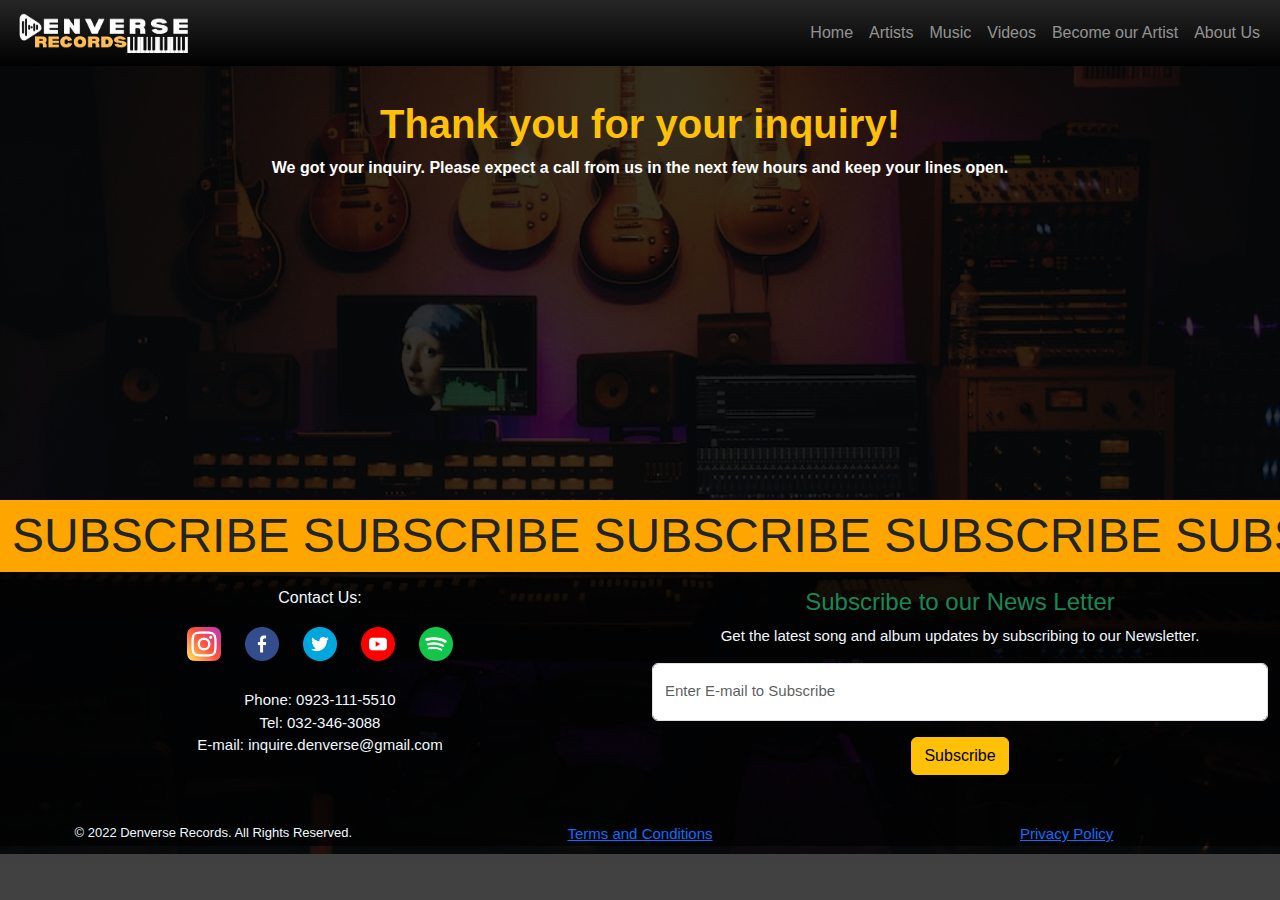
<file: book-redirect.html>
<!DOCTYPE html>
<html lang="en">
<head>
  <title>Thank you for Booking</title>
  <link rel="icon" type="image/x-icon" href="./assets/favicon.png">
  <meta charset="utf-8">
  <meta name="viewport" content="width=device-width, initial-scale=1">
  <link rel="stylesheet" href="styles.css">
  <link href="https://cdn.jsdelivr.net/npm/bootstrap@5.2.2/dist/css/bootstrap.min.css" rel="stylesheet">
  <script src="https://cdn.jsdelivr.net/npm/bootstrap@5.2.2/dist/js/bootstrap.bundle.min.js"></script>
</head>


<body class="body">

<!--NAV-->
  <!--NAV-->
  <!--NAV-->
  <!--NAV-->
  <!--NAV-->
  
  <nav class="navbar navbar-expand-md navbar-dark bg-black bg-gradient fixed-top">


    <div class="container-fluid ">
      <a class="navbar-brand" href="index.html"><img src="./assets/logo2.png" alt="Logo" class="logo"></a>
      <button class="navbar-toggler" type="button" data-bs-toggle="collapse" data-bs-target="#mynavbar">
        <span class="navbar-toggler-icon"></span>
      </button>



      <div class="collapse navbar-collapse " id="mynavbar">
        <ul class="navbar-nav ms-auto">
          <li class="nav-item">
            <a class="nav-link" href="index.html" >Home</a>
          </li>
          <li class="nav-item">
            <a class="nav-link" href="artist.html">Artists</a>
          </li>
          <li class="nav-item">
            <a class="nav-link" href="music.html" >Music</a>
          </li>
          <li class="nav-item">
            <a class="nav-link" href="videos.html">Videos</a>
          </li>
          <li class="nav-item">
            <a class="nav-link" href="reg.html">Become our Artist</a>
          </li>
          <li class="nav-item">
            <a class="nav-link" href="aboutus.html">About Us</a>
          </li>
        </ul>
        
      </div>


    </div>

</nav>




<div class="container-fluid mx-auto" id="redirect-outer">

    <div class=" mx-auto">

    
    <div class="col-sm-12 text-center mb-3">
        <h1 class="text-warning fw-bold">Thank you for your inquiry!</h1>
        <p class="text-white fw-bold"> We got your inquiry. Please expect a call from us in the next few hours and keep your lines open.</p>
    </div>


    </div>  



</div>


<div class="container-{breakpoint} marquee row m-0 p-0">

    <div>
        <span>  SUBSCRIBE </span>
        <span>  SUBSCRIBE </span>
        <span>  SUBSCRIBE </span>
        <span>  SUBSCRIBE </span>
        <span>  SUBSCRIBE </span>
        <span>  SUBSCRIBE </span>
        <span>  SUBSCRIBE </span>
        <span>  SUBSCRIBE </span>
        
        
       
    </div>

</div>



  





<!-- Footer -->
<!-- Footer -->
<!-- Footer -->

<div class="container-{breakpoint} mx-auto row" id="footer-con">

  <div class="col-md-6" > 

      <h6 class="text-center mt-3">Contact Us:</h6>
  
      <div class=" d-flex justify-content-center align-items-center pb-3">
        <a href="https://www.instagram.com" target="_blank"> <img class="p-2 m-1" src="./assets/instagram.png" alt="instagram" style="height: 50px; width: 50px;"></a>
        <a href="https://www.facebook.com" target="_blank"> <img class="p-2 m-1" src="./assets/facebook.png" alt="facebook" style="height: 50px; width: 50px;"></a>
        <a href="https://www.twitter.com" target="_blank"> <img class="p-2 m-1" src="./assets/twitter.png" alt="twitter" style="height: 50px; width: 50px;"></a>
        <a href="https://www.youtube.com" target="_blank"> <img class="p-2 m-1" src="./assets/youtube.png" alt="youtube" style="height: 50px; width: 50px;"></a>
        <a href="https://www.spotify.com" target="_blank"> <img class="p-2 m-1" src="./assets/spotify.png" alt="spotify" style="height: 50px; width: 50px;"></a>
      </div>

     

      <div class=" d-flex justify-content-center text-center  align-items-center">
        Phone: 0923-111-5510
        <br>
        Tel: 032-346-3088
        <br>
        E-mail: inquire.denverse@gmail.com
      </div>

  
  </div>

  <div class="col-md-6" > 
    
      
    <Center><h4 class="mt-3 text-success">Subscribe to our News Letter</h4></Center>
    
    <Center><p>Get the latest song and album updates by subscribing to our Newsletter.</p></Center>

    <form class="needs-validation" action="#" novalidate >
      <div class="form-floating col-12 mb-3">

  
        <input type="email" class="form-control" id="clientemail" placeholder="Enter E-mail" required>
        <label for="clientemail" class="form-label text-muted">Enter E-mail to Subscribe</label>
        <div class="valid-feedback">Good to go! </div>
        <div class="invalid-feedback">Enter Valid E-mail</div>
      
      
      </div>

      <div class="col-12 d-flex justify-content-center">

        <button type="submit" class="btn btn-warning" data-bs-toggle="modal" data-bs-target="#myModal">
          Subscribe
        </button>
     
      
        <!-- The Modal -->
        <div class="modal" id="myModal">
          <div class="modal-dialog" >
            <div class="modal-content" style="background-color: rgb(233, 233, 233);">
        
              <!-- Modal Header -->
              <div class="modal-header">
                <h4 class="modal-title text-black">Thank you!</h4>
                <button type="button" class="btn-close" data-bs-dismiss="modal"></button>
              </div>
        
              <!-- Modal body -->
              <div class="modal-body text-black">
                Make sure you entered a valid e-mail address to receive our News Letters.
              </div>
      
        
      
          </div>
        </div>
      </div>
        
        
        
        
      </div>

      

    </form>


  </div>



  <br>
  <br>
  <div class="container col-12 mt-5">
  <div class=" row"  >
  
    <div class="col-4 d-flex justify-content-center" style="font-size:13px ;">© 2022 Denverse Records. All Rights Reserved.</div>
    <div class="col-4 d-flex justify-content-center"><a href="tc.html"> Terms and Conditions</a></div>
    <div class="col-4 d-flex justify-content-center"><a href="pp.html">Privacy Policy</a></div>
   
  
  </div>
</div>
</div>


<script>

  // Example starter JavaScript for disabling form submissions if there are invalid fields
  (function () {
    'use strict'
  
    // Fetch all the forms we want to apply custom Bootstrap validation styles to
    var forms = document.querySelectorAll('.needs-validation')
  
    // Loop over them and prevent submission
    Array.prototype.slice.call(forms)
      .forEach(function (form) {
        form.addEventListener('submit', function (event) {
          if (!form.checkValidity()) {
            event.preventDefault()
            event.stopPropagation()
          }
  
          form.classList.add('was-validated')
        }, false)
      })
  })()
  
  </script>

    



</body>

</html>
</file>
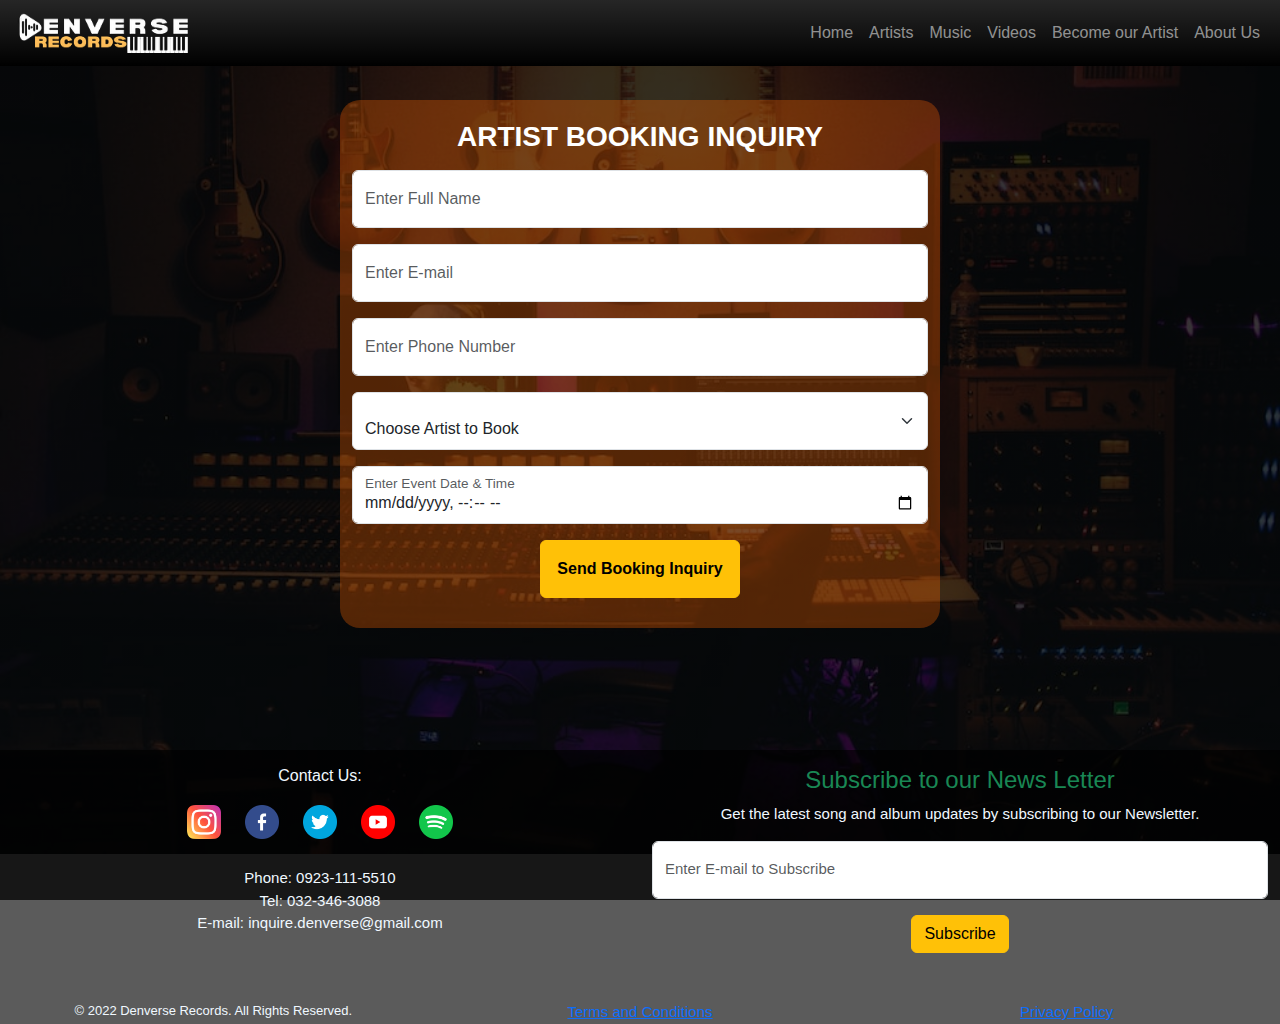
<file: book.html>
<!DOCTYPE html>
<html lang="en">
<head>
  <title>Book Artist</title>
  <link rel="icon" type="image/x-icon" href="./assets/favicon.png">
  <meta charset="utf-8">
  <meta name="viewport" content="width=device-width, initial-scale=1">
  <link rel="stylesheet" href="styles.css">
  <link href="https://cdn.jsdelivr.net/npm/bootstrap@5.2.2/dist/css/bootstrap.min.css" rel="stylesheet">
  <script src="https://cdn.jsdelivr.net/npm/bootstrap@5.2.2/dist/js/bootstrap.bundle.min.js"></script>
</head>


<body class="body">

<!--NAV-->
  <!--NAV-->
  <!--NAV-->
  <!--NAV-->
  <!--NAV-->
  
  <nav class="navbar navbar-expand-md navbar-dark bg-black bg-gradient fixed-top">


    <div class="container-fluid ">
      <a class="navbar-brand" href="index.html"><img src="./assets/logo2.png" alt="Logo" class="logo"></a>
      <button class="navbar-toggler" type="button" data-bs-toggle="collapse" data-bs-target="#mynavbar">
        <span class="navbar-toggler-icon"></span>
      </button>



      <div class="collapse navbar-collapse " id="mynavbar">
        <ul class="navbar-nav ms-auto">
          <li class="nav-item">
            <a class="nav-link" href="index.html" >Home</a>
          </li>
          <li class="nav-item">
            <a class="nav-link" href="artist.html">Artists</a>
          </li>
          <li class="nav-item">
            <a class="nav-link" href="music.html" >Music</a>
          </li>
          <li class="nav-item">
            <a class="nav-link" href="videos.html">Videos</a>
          </li>
          <li class="nav-item">
            <a class="nav-link" href="reg.html">Become our Artist</a>
          </li>
          <li class="nav-item">
            <a class="nav-link" href="aboutus.html">About Us</a>
          </li>
        </ul>
        
      </div>


    </div>

</nav>




<div class="container-fluid mx-auto" id="book-outer">

  <div class="row mx-auto" id="book-con">

    <form action="book-redirect.html" class="needs-validation"  novalidate>
    <div class="col-sm-12 text-center mb-3">
        <h3 class="text-white fw-bold">ARTIST BOOKING INQUIRY</h3>
    </div>

    <div class="form-floating col-sm-12 mb-3">

  
      <input type="text" class="form-control" id="clientname" placeholder="Enter Full Name" required>
      <label for="clientname" class="form-label text-muted">Enter Full Name</label>
      <div class="valid-feedback">Good to go! </div>
      <div class="invalid-feedback">Enter Valid Full Name</div>
    
    
    </div>

    <div class="form-floating col-sm-12 mb-3">

  
      <input type="email" class="form-control" id="clientemail" placeholder="Enter E-mail" required>
      <label for="clientemail" class="form-label text-muted">Enter E-mail</label>
      <div class="valid-feedback">Good to go! </div>
      <div class="invalid-feedback">Enter Valid E-mail</div>
    
    
    </div>

    <div class="form-floating col-sm-12 mb-3">

  
      <input type="tel" class="form-control" id="clienttel" placeholder="Enter Phone Number" required>
      <label for="clienttel" class="form-label text-muted">Enter Phone Number</label>
      <div class="valid-feedback">Good to go! </div>
      <div class="invalid-feedback">Enter Valid Phone Number</div>
    
    
    </div>

    <div class="form-floating col-sm-12 mb-3">
      <label for="validationTooltip04" class="form-label text-muted"></label>
      <select class="form-select" id="validationTooltip04" placeholder="Choose Artist" required>
        <option selected disabled value=""> Choose Artist to Book </option>
        <option>Aaron Delima</option>
        <option>Jan Denver Gimenez</option>
        <option>Elijah Ramos</option>
        <option>Jerome Betito</option>
        <option>Lexander LacaoLacao</option>
        <option>Parachutes (Band)</option>
      </select>
      <div class="invalid-tooltip">
        Please Select an Artist
      </div>
    </div>


    <div class="form-floating col-sm-12 mb-3">

  
      <input type="datetime-local" class="form-control" id="time-date" placeholder="Enter Date & Time" required>
      <label for="time-date" class="form-label text-muted">Enter Event Date & Time</label>
      <div class="valid-feedback">Good to go! </div>
      <div class="invalid-feedback">Enter Event Time and Date </div>
    
    
    </div>



    <div class="col-12 d-flex justify-content-center">
      <button type="submit" class="btn btn-primary btn-warning fw-bold p-3">Send Booking Inquiry</button> 
    </div>

  </div>
</form>

</div>






  





<!-- Footer -->
<!-- Footer -->
<!-- Footer -->

<div class="container-{breakpoint} mx-auto row" id="footer-con">

  <div class="col-md-6" > 

      <h6 class="text-center mt-3">Contact Us:</h6>
  
      <div class=" d-flex justify-content-center align-items-center pb-3">
        <a href="https://www.instagram.com" target="_blank"> <img class="p-2 m-1" src="./assets/instagram.png" alt="instagram" style="height: 50px; width: 50px;"></a>
        <a href="https://www.facebook.com" target="_blank"> <img class="p-2 m-1" src="./assets/facebook.png" alt="facebook" style="height: 50px; width: 50px;"></a>
        <a href="https://www.twitter.com" target="_blank"> <img class="p-2 m-1" src="./assets/twitter.png" alt="twitter" style="height: 50px; width: 50px;"></a>
        <a href="https://www.youtube.com" target="_blank"> <img class="p-2 m-1" src="./assets/youtube.png" alt="youtube" style="height: 50px; width: 50px;"></a>
        <a href="https://www.spotify.com" target="_blank"> <img class="p-2 m-1" src="./assets/spotify.png" alt="spotify" style="height: 50px; width: 50px;"></a>
      </div>

     

      <div class=" d-flex justify-content-center text-center  align-items-center">
        Phone: 0923-111-5510
        <br>
        Tel: 032-346-3088
        <br>
        E-mail: inquire.denverse@gmail.com
      </div>

  
  </div>

  <div class="col-md-6" > 
    
      
    <Center><h4 class="mt-3 text-success">Subscribe to our News Letter</h4></Center>
    
    <Center><p>Get the latest song and album updates by subscribing to our Newsletter.</p></Center>

    <form class="needs-validation" action="#" novalidate >
      <div class="form-floating col-12 mb-3">

  
        <input type="email" class="form-control" id="clientemail" placeholder="Enter E-mail" required>
        <label for="clientemail" class="form-label text-muted">Enter E-mail to Subscribe</label>
        <div class="valid-feedback">Good to go! </div>
        <div class="invalid-feedback">Enter Valid E-mail</div>
      
      
      </div>

      <div class="col-12 d-flex justify-content-center">

        <button type="submit" class="btn btn-warning" data-bs-toggle="modal" data-bs-target="#myModal">
          Subscribe
        </button>
     
      
        <!-- The Modal -->
        <div class="modal" id="myModal">
          <div class="modal-dialog" >
            <div class="modal-content" style="background-color: rgb(233, 233, 233);">
        
              <!-- Modal Header -->
              <div class="modal-header">
                <h4 class="modal-title text-black">Thank you!</h4>
                <button type="button" class="btn-close" data-bs-dismiss="modal"></button>
              </div>
        
              <!-- Modal body -->
              <div class="modal-body text-black">
                Make sure you entered a valid e-mail address to receive our News Letters.
              </div>
      
        
      
          </div>
        </div>
      </div>
        
        
        
        
      </div>

      

    </form>


  </div>



  <br>
  <br>
  <div class="container col-12 mt-5">
  <div class=" row"  >
  
    <div class="col-4 d-flex justify-content-center" style="font-size:13px ;">© 2022 Denverse Records. All Rights Reserved.</div>
    <div class="col-4 d-flex justify-content-center"><a href="tc.html"> Terms and Conditions</a></div>
    <div class="col-4 d-flex justify-content-center"><a href="pp.html">Privacy Policy</a></div>
   
  
  </div>
</div>
</div>


<script>

  // Example starter JavaScript for disabling form submissions if there are invalid fields
  (function () {
    'use strict'
  
    // Fetch all the forms we want to apply custom Bootstrap validation styles to
    var forms = document.querySelectorAll('.needs-validation')
  
    // Loop over them and prevent submission
    Array.prototype.slice.call(forms)
      .forEach(function (form) {
        form.addEventListener('submit', function (event) {
          if (!form.checkValidity()) {
            event.preventDefault()
            event.stopPropagation()
          }
  
          form.classList.add('was-validated')
        }, false)
      })
  })()
  
  </script>
    



</body>

</html>
</file>
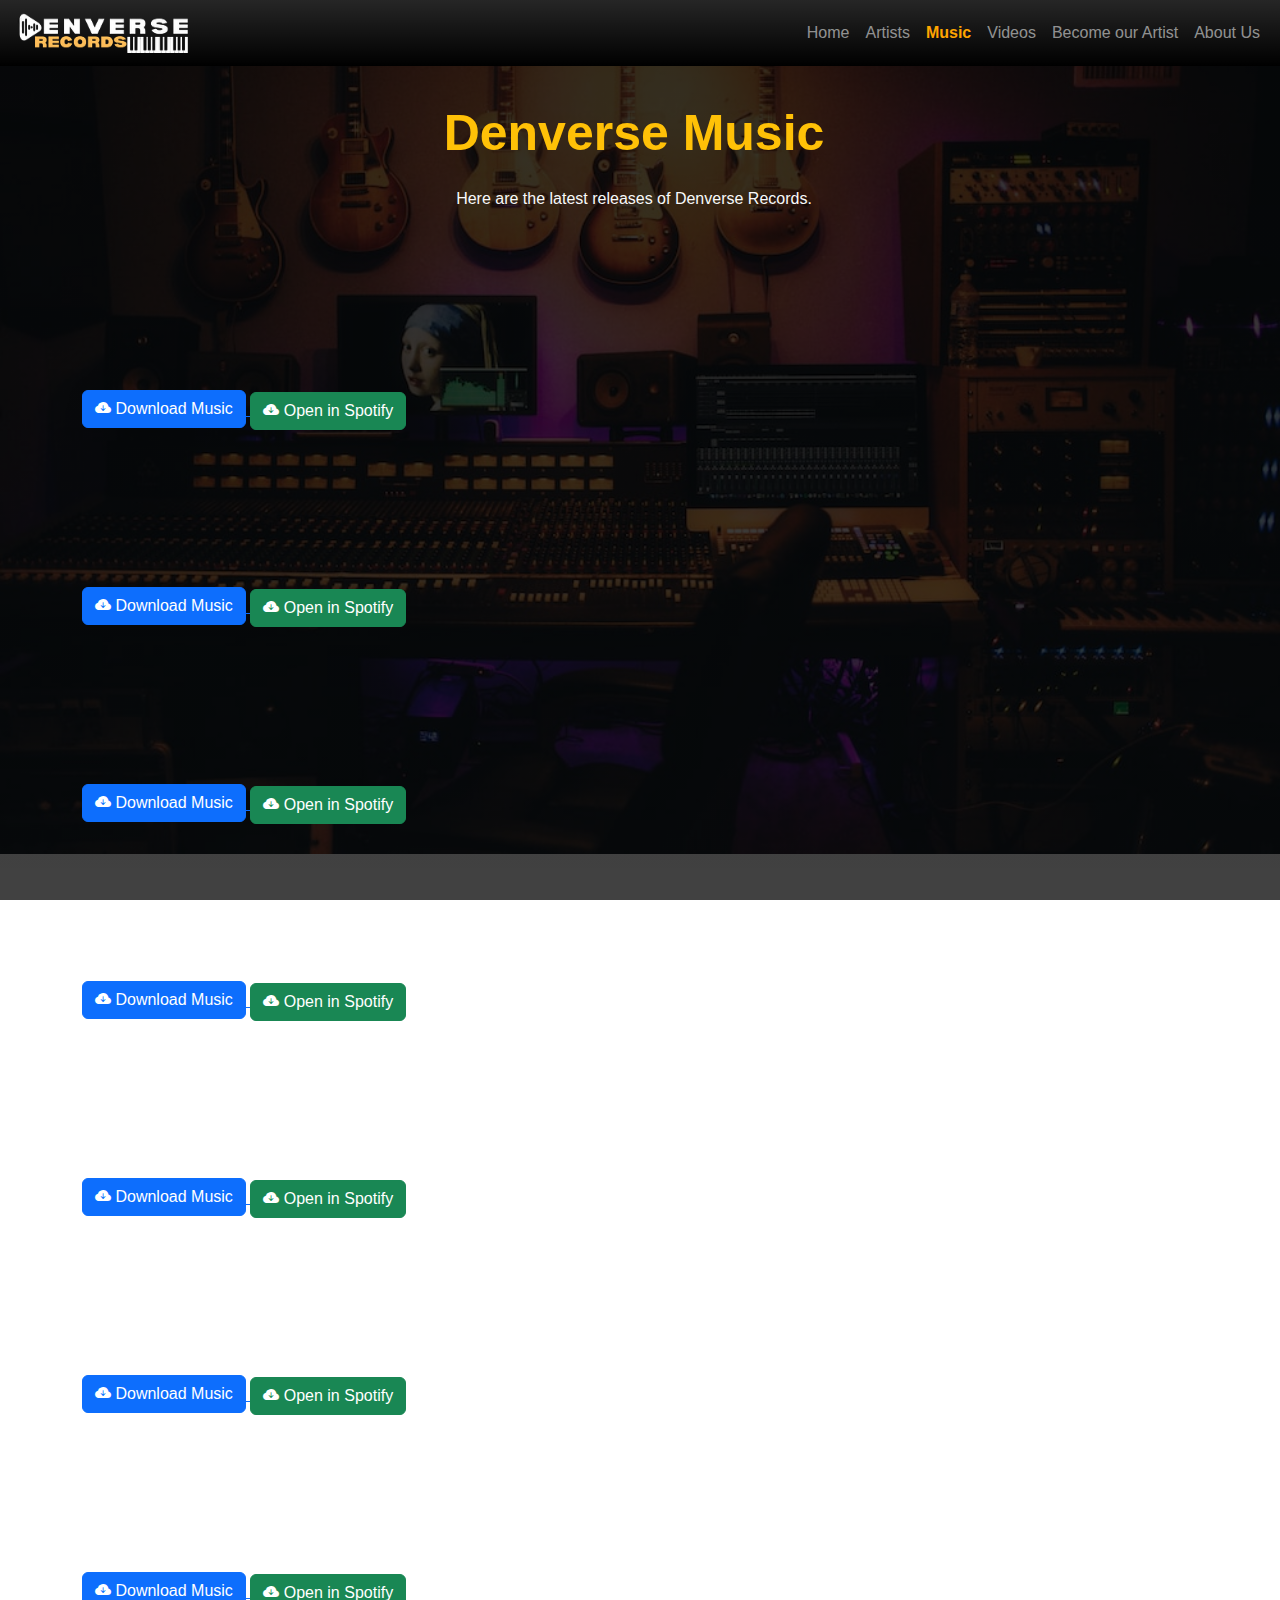
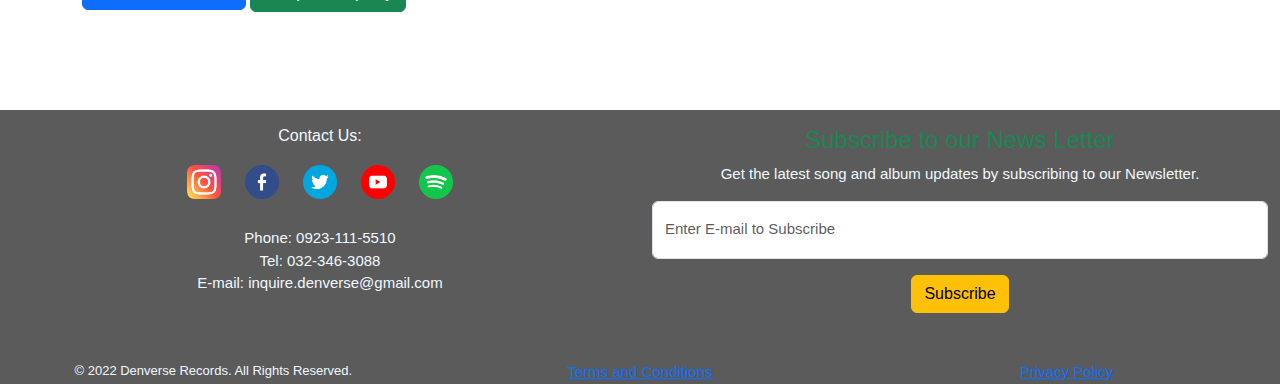
<file: music.html>
<!DOCTYPE html>
<html lang="en">
<head>
  <title>Our Music</title>
  <link rel="icon" type="image/x-icon" href="./assets/favicon.png">
  <meta charset="utf-8">
  <meta name="viewport" content="width=device-width, initial-scale=1">
  <link rel="stylesheet" href="styles.css">
  <link rel="stylesheet" href="https://cdn.jsdelivr.net/npm/bootstrap-icons@1.3.0/font/bootstrap-icons.css">
  <link href="https://cdn.jsdelivr.net/npm/bootstrap@5.2.2/dist/css/bootstrap.min.css" rel="stylesheet">
  <script src="https://cdn.jsdelivr.net/npm/bootstrap@5.2.2/dist/js/bootstrap.bundle.min.js"></script>
</head>


<body class="body">

<!--NAV-->
  <!--NAV-->
  <!--NAV-->
  <!--NAV-->
  <!--NAV-->
  
  <nav class="navbar navbar-expand-md navbar-dark bg-black bg-gradient fixed-top">


    <div class="container-fluid ">
      <a class="navbar-brand" href="index.html"><img src="./assets/logo2.png" alt="Logo" class="logo"></a>
      <button class="navbar-toggler" type="button" data-bs-toggle="collapse" data-bs-target="#mynavbar">
        <span class="navbar-toggler-icon"></span>
      </button>



      <div class="collapse navbar-collapse " id="mynavbar">
        <ul class="navbar-nav ms-auto">
          <li class="nav-item">
            <a class="nav-link" href="index.html" >Home</a>
          </li>
          <li class="nav-item">
            <a class="nav-link" href="artist.html">Artists</a>
          </li>
          <li class="nav-item">
            <a class="nav-link" href="music.html" style="color: orange;"><b>Music</b></a>
          </li>
          <li class="nav-item">
            <a class="nav-link" href="videos.html">Videos</a>
          </li>
          <li class="nav-item">
            <a class="nav-link" href="reg.html">Become our Artist</a>
          </li>
          <li class="nav-item">
            <a class="nav-link" href="aboutus.html">About Us</a>
          </li>
        </ul>
        
      </div>


    </div>

</nav>



<div class="container-{breakpoint} row pt-5 mt-5 me-0">

    <p class="text-center fw-bold text-warning" style="font-size: 50px;">Denverse Music</p>

    <div class="col-12 m-0 p-0">
      <p class="text-center  text-light">Here are the latest releases of Denverse Records. </p>
    </div>

</div>


  
  <!--Music List-->
  <!--Music List-->
  <!--Music List-->

<div class="container mx-auto row pt-5 mt-2 m-0 p-0">

  <div class=" container mx-auto col-12 mb-5">
    <iframe style="border-radius:12px" src="https://open.spotify.com/embed/track/0fsYFMuRItsyqwd4yeE3H6?utm_source=generator" width="99%" height="100" frameBorder="0" allowfullscreen="" allow="autoplay; clipboard-write; encrypted-media; fullscreen; picture-in-picture" loading="lazy"></iframe>


      <span>
      <a href="./assets/Chasing Sunsets - Jan Denver (Single).mp3" download>
      <button type="download" class="btn btn-primary mb-1">
      <i class="bi bi-cloud-arrow-down-fill"></i>
          Download Music
          </button>
      </a>
    </span>
      
      
     <span >
      <a href="https://open.spotify.com/track/0fsYFMuRItsyqwd4yeE3H6?si=6dc326a507494328" target="_blank">
      <button type="open" class="btn btn-success">
      <i class="bi bi-cloud-arrow-down-fill"></i>
          Open in Spotify
          </button>
      </a>
    </span>
     
    
  </div>

  <div class=" container mx-auto col-12 mb-5">
    <iframe style="border-radius:12px" src="https://open.spotify.com/embed/track/0fsYFMuRItsyqwd4yeE3H6?utm_source=generator" width="99%" height="100" frameBorder="0" allowfullscreen="" allow="autoplay; clipboard-write; encrypted-media; fullscreen; picture-in-picture" loading="lazy"></iframe>


      <span>
      <a href="./assets/Chasing Sunsets - Jan Denver (Single).mp3" download>
      <button type="download" class="btn btn-primary mb-1">
      <i class="bi bi-cloud-arrow-down-fill"></i>
          Download Music
          </button>
      </a>
    </span>
      
      
     <span >
      <a href="https://open.spotify.com/track/0fsYFMuRItsyqwd4yeE3H6?si=6dc326a507494328" target="_blank">
      <button type="open" class="btn btn-success">
      <i class="bi bi-cloud-arrow-down-fill"></i>
          Open in Spotify
          </button>
      </a>
    </span>
     
    
  </div>

  <div class=" container mx-auto col-12 mb-5" >
    <iframe style="border-radius:12px" src="https://open.spotify.com/embed/track/0fsYFMuRItsyqwd4yeE3H6?utm_source=generator" width="99%" height="100" frameBorder="0" allowfullscreen="" allow="autoplay; clipboard-write; encrypted-media; fullscreen; picture-in-picture" loading="lazy"></iframe>


      <span>
      <a href="./assets/Chasing Sunsets - Jan Denver (Single).mp3" download>
      <button type="download" class="btn btn-primary mb-1">
      <i class="bi bi-cloud-arrow-down-fill"></i>
          Download Music
          </button>
      </a>
    </span>
      
      
     <span >
      <a href="https://open.spotify.com/track/0fsYFMuRItsyqwd4yeE3H6?si=6dc326a507494328" target="_blank">
      <button type="open" class="btn btn-success">
      <i class="bi bi-cloud-arrow-down-fill"></i>
          Open in Spotify
          </button>
      </a>
    </span>
     
    
  </div>


  <div class=" container mx-auto col-12 mb-5">
    <iframe style="border-radius:12px" src="https://open.spotify.com/embed/track/0fsYFMuRItsyqwd4yeE3H6?utm_source=generator" width="99%" height="100" frameBorder="0" allowfullscreen="" allow="autoplay; clipboard-write; encrypted-media; fullscreen; picture-in-picture" loading="lazy"></iframe>


      <span>
      <a href="./assets/Chasing Sunsets - Jan Denver (Single).mp3" download>
      <button type="download" class="btn btn-primary mb-1">
      <i class="bi bi-cloud-arrow-down-fill"></i>
          Download Music
          </button>
      </a>
    </span>
      
      
     <span >
      <a href="https://open.spotify.com/track/0fsYFMuRItsyqwd4yeE3H6?si=6dc326a507494328" target="_blank">
      <button type="open" class="btn btn-success">
      <i class="bi bi-cloud-arrow-down-fill"></i>
          Open in Spotify
          </button>
      </a>
    </span>
     
    
  </div>


  <div class=" container mx-auto col-12 mb-5">
    <iframe style="border-radius:12px" src="https://open.spotify.com/embed/track/0fsYFMuRItsyqwd4yeE3H6?utm_source=generator" width="99%" height="100" frameBorder="0" allowfullscreen="" allow="autoplay; clipboard-write; encrypted-media; fullscreen; picture-in-picture" loading="lazy"></iframe>


      <span>
      <a href="./assets/Chasing Sunsets - Jan Denver (Single).mp3" download>
      <button type="download" class="btn btn-primary mb-1">
      <i class="bi bi-cloud-arrow-down-fill"></i>
          Download Music
          </button>
      </a>
    </span>
      
      
     <span >
      <a href="https://open.spotify.com/track/0fsYFMuRItsyqwd4yeE3H6?si=6dc326a507494328" target="_blank">
      <button type="open" class="btn btn-success">
      <i class="bi bi-cloud-arrow-down-fill"></i>
          Open in Spotify
          </button>
      </a>
    </span>
     
    
  </div>



   <div class=" container mx-auto col-12 mb-5">
    <iframe style="border-radius:12px" src="https://open.spotify.com/embed/track/0fsYFMuRItsyqwd4yeE3H6?utm_source=generator" width="99%" height="100" frameBorder="0" allowfullscreen="" allow="autoplay; clipboard-write; encrypted-media; fullscreen; picture-in-picture" loading="lazy"></iframe>


      <span>
      <a href="./assets/Chasing Sunsets - Jan Denver (Single).mp3" download>
      <button type="download" class="btn btn-primary mb-1">
      <i class="bi bi-cloud-arrow-down-fill"></i>
          Download Music
          </button>
      </a>
    </span>
      
      
     <span >
      <a href="https://open.spotify.com/track/0fsYFMuRItsyqwd4yeE3H6?si=6dc326a507494328" target="_blank">
      <button type="open" class="btn btn-success">
      <i class="bi bi-cloud-arrow-down-fill"></i>
          Open in Spotify
          </button>
      </a>
    </span>
     
    
  </div>



   <div class=" container mx-auto col-12 mb-5">
    <iframe style="border-radius:12px" src="https://open.spotify.com/embed/track/0fsYFMuRItsyqwd4yeE3H6?utm_source=generator" width="99%" height="100" frameBorder="0" allowfullscreen="" allow="autoplay; clipboard-write; encrypted-media; fullscreen; picture-in-picture" loading="lazy"></iframe>


      <span>
      <a href="./assets/Chasing Sunsets - Jan Denver (Single).mp3" download>
      <button type="download" class="btn btn-primary mb-1">
      <i class="bi bi-cloud-arrow-down-fill"></i>
          Download Music
          </button>
      </a>
    </span>
      
      
     <span >
      <a href="https://open.spotify.com/track/0fsYFMuRItsyqwd4yeE3H6?si=6dc326a507494328" target="_blank">
      <button type="open" class="btn btn-success">
      <i class="bi bi-cloud-arrow-down-fill"></i>
          Open in Spotify
          </button>
      </a>
    </span>
     
    
  </div>

</div>
<!-- Footer -->
<!-- Footer -->
<!-- Footer -->

<div class="container-{breakpoint} mx-auto mt-5 row" id="footer-con">

  <div class="col-md-6" > 

      <h6 class="text-center mt-3">Contact Us:</h6>
  
      <div class=" d-flex justify-content-center align-items-center pb-3">
        <a href="https://www.instagram.com" target="_blank"> <img class="p-2 m-1" src="./assets/instagram.png" alt="instagram" style="height: 50px; width: 50px;"></a>
        <a href="https://www.facebook.com" target="_blank"> <img class="p-2 m-1" src="./assets/facebook.png" alt="facebook" style="height: 50px; width: 50px;"></a>
        <a href="https://www.twitter.com" target="_blank"> <img class="p-2 m-1" src="./assets/twitter.png" alt="twitter" style="height: 50px; width: 50px;"></a>
        <a href="https://www.youtube.com" target="_blank"> <img class="p-2 m-1" src="./assets/youtube.png" alt="youtube" style="height: 50px; width: 50px;"></a>
        <a href="https://www.spotify.com" target="_blank"> <img class="p-2 m-1" src="./assets/spotify.png" alt="spotify" style="height: 50px; width: 50px;"></a>
      </div>

     

      <div class=" d-flex justify-content-center text-center  align-items-center">
        Phone: 0923-111-5510
        <br>
        Tel: 032-346-3088
        <br>
        E-mail: inquire.denverse@gmail.com
      </div>

  
  </div>

  <div class="col-md-6" > 
    
      
    <Center><h4 class="mt-3 text-success">Subscribe to our News Letter</h4></Center>
    
    <Center><p>Get the latest song and album updates by subscribing to our Newsletter.</p></Center>

    <form class="needs-validation" action="#" novalidate >
      <div class="form-floating col-12 mb-3">

  
        <input type="email" class="form-control" id="clientemail" placeholder="Enter E-mail" required>
        <label for="clientemail" class="form-label text-muted">Enter E-mail to Subscribe</label>
        <div class="valid-feedback">Good to go! </div>
        <div class="invalid-feedback">Enter Valid E-mail</div>
      
      
      </div>

      <div class="col-12 d-flex justify-content-center">

        <button type="submit" class="btn btn-warning" data-bs-toggle="modal" data-bs-target="#myModal">
          Subscribe
        </button>
     
      
        <!-- The Modal -->
        <div class="modal" id="myModal">
          <div class="modal-dialog" >
            <div class="modal-content" style="background-color: rgb(233, 233, 233);">
        
              <!-- Modal Header -->
              <div class="modal-header">
                <h4 class="modal-title text-black">Thank you!</h4>
                <button type="button" class="btn-close" data-bs-dismiss="modal"></button>
              </div>
        
              <!-- Modal body -->
              <div class="modal-body text-black">
                Make sure you entered a valid e-mail address to receive our News Letters.
              </div>
      
        
      
          </div>
        </div>
      </div>
        
        
        
        
      </div>

      

    </form>


  </div>



  <br>
  <br>
  <div class="container col-12 mt-5">
  <div class=" row"  >
  
    <div class="col-4 d-flex justify-content-center" style="font-size:13px ;">© 2022 Denverse Records. All Rights Reserved.</div>
    <div class="col-4 d-flex justify-content-center"><a href="tc.html"> Terms and Conditions</a></div>
    <div class="col-4 d-flex justify-content-center"><a href="pp.html">Privacy Policy</a></div>
   
  
  </div>
</div>
</div>


<script>

  // Example starter JavaScript for disabling form submissions if there are invalid fields
  (function () {
    'use strict'
  
    // Fetch all the forms we want to apply custom Bootstrap validation styles to
    var forms = document.querySelectorAll('.needs-validation')
  
    // Loop over them and prevent submission
    Array.prototype.slice.call(forms)
      .forEach(function (form) {
        form.addEventListener('submit', function (event) {
          if (!form.checkValidity()) {
            event.preventDefault()
            event.stopPropagation()
          }
  
          form.classList.add('was-validated')
        }, false)
      })
  })()
  
  </script>


    



</body>

</html>
</file>
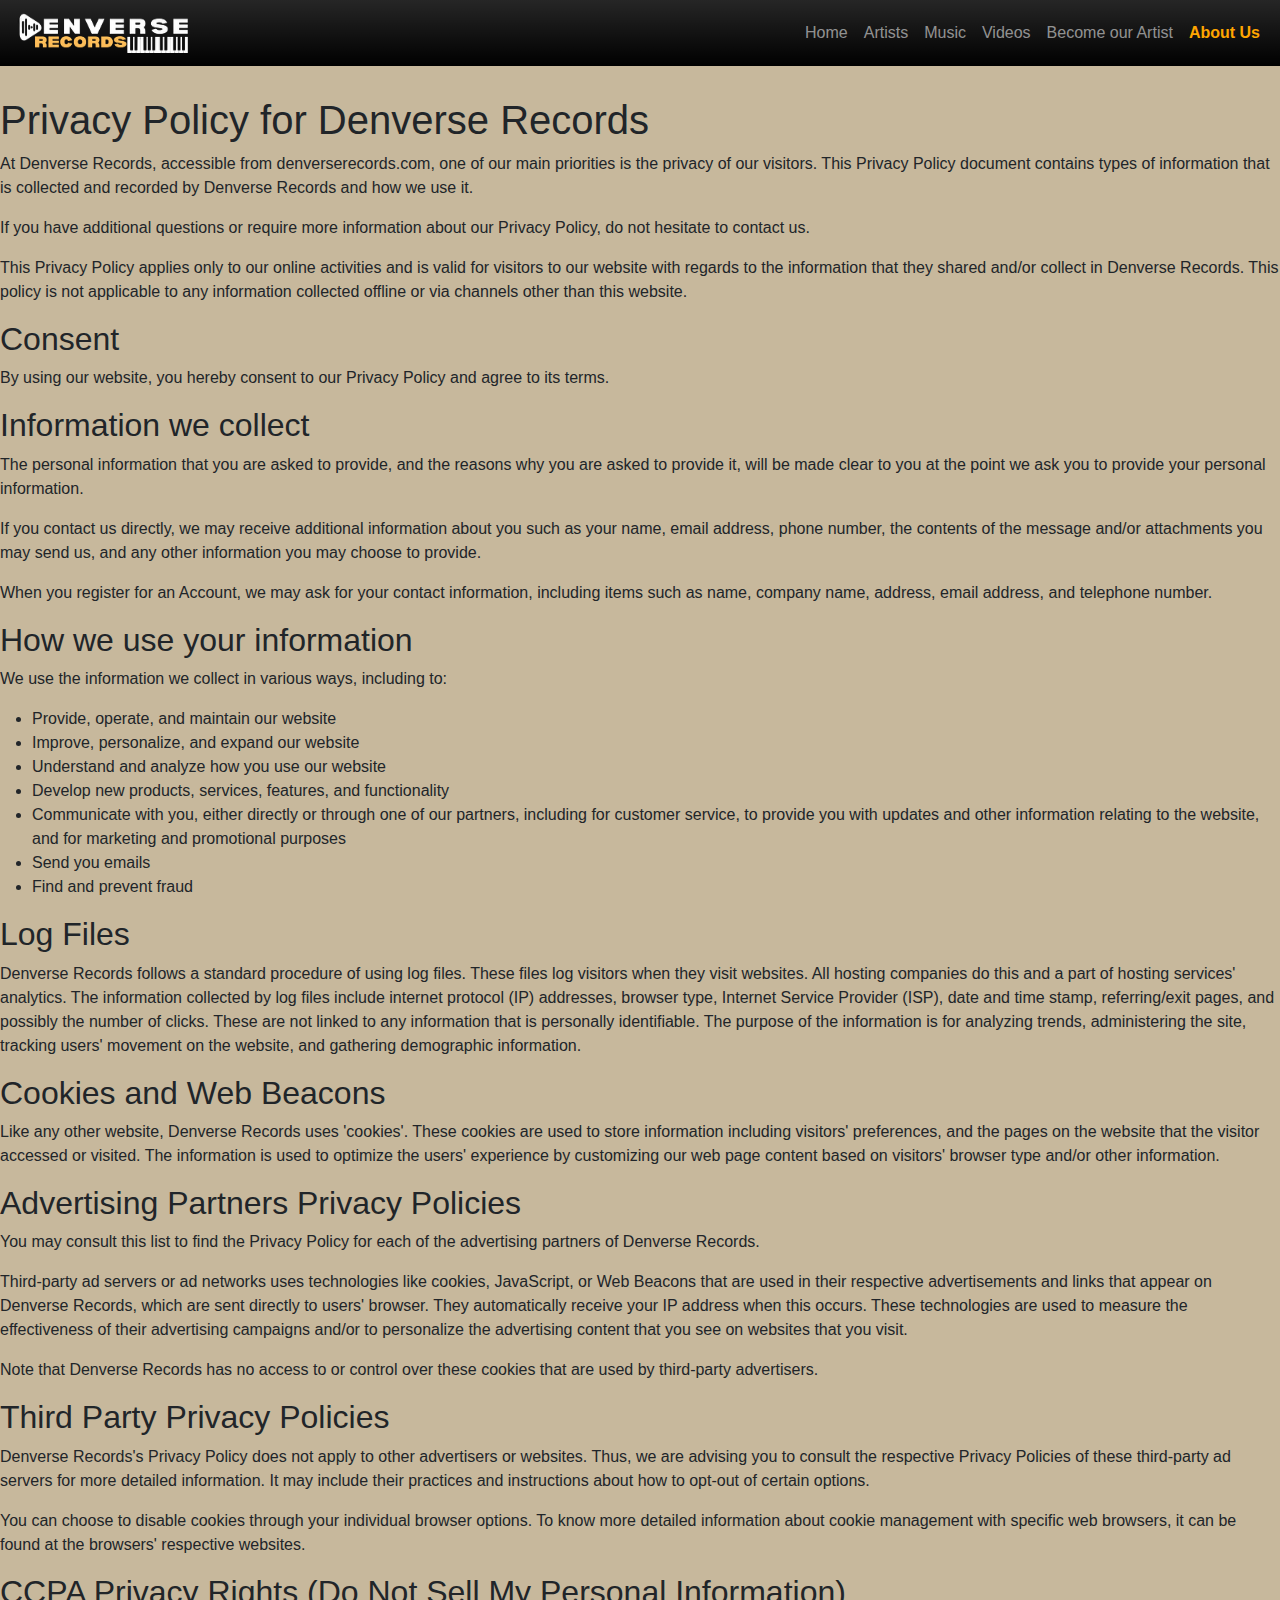
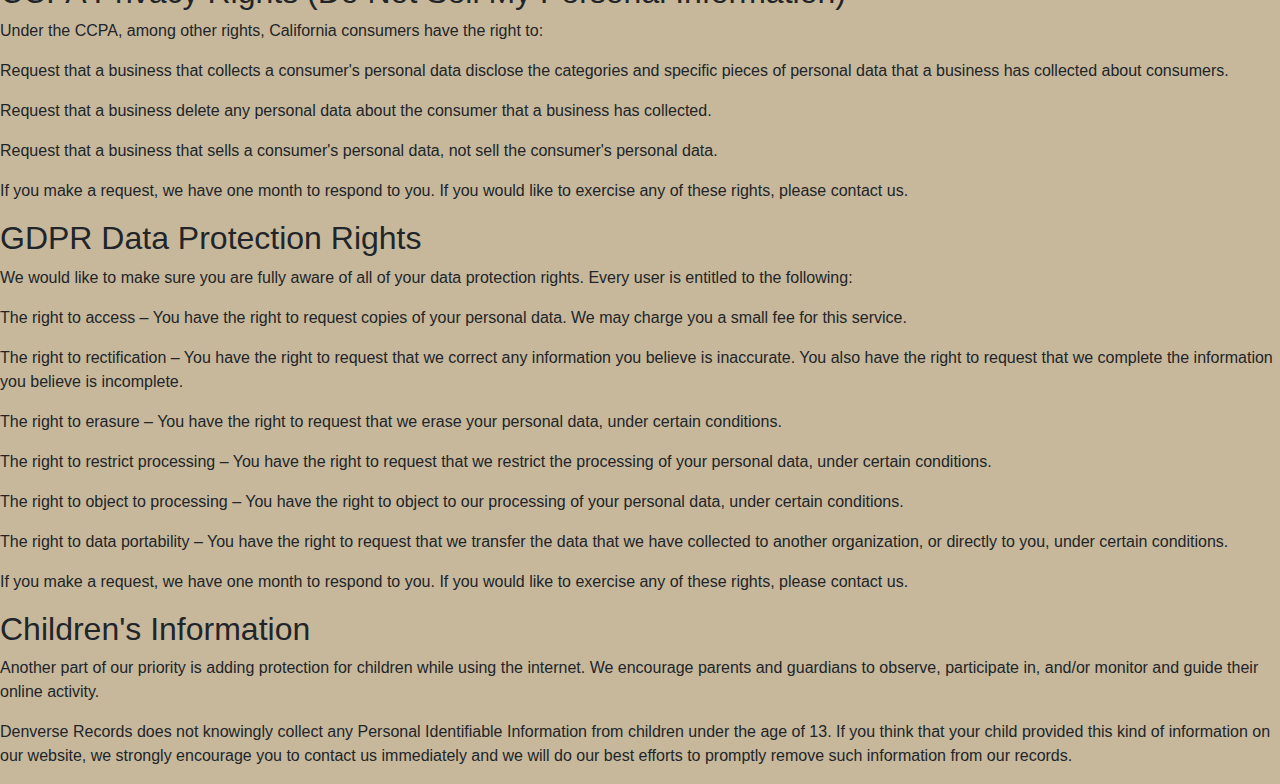
<file: pp.html>
<!DOCTYPE html>
<html lang="en">
<head>
  <title>Denverse - Privacy Policy</title>
  <link rel="icon" type="image/x-icon" href="./assets/favicon.png">
  
  <meta charset="utf-8">
  <meta name="viewport" content="width=device-width, initial-scale=1">
  <link rel="stylesheet" href="styles.css">
  <link href="https://cdn.jsdelivr.net/npm/bootstrap@5.2.2/dist/css/bootstrap.min.css" rel="stylesheet">
  <script src="https://cdn.jsdelivr.net/npm/bootstrap@5.2.2/dist/js/bootstrap.bundle.min.js"></script>
</head>


<body style="background-color: rgb(199, 184, 156);">

<!--NAV-->
  <!--NAV-->
  <!--NAV-->
  <!--NAV-->
  <!--NAV-->
  
  <nav class="navbar navbar-expand-md navbar-dark bg-black bg-gradient fixed-top">


    <div class="container-fluid ">
      <a class="navbar-brand" href="index.html"><img src="./assets/logo2.png" alt="Logo" class="logo"></a>
      <button class="navbar-toggler" type="button" data-bs-toggle="collapse" data-bs-target="#mynavbar">
        <span class="navbar-toggler-icon"></span>
      </button>



      <div class="collapse navbar-collapse " id="mynavbar">
        <ul class="navbar-nav ms-auto">
          <li class="nav-item">
            <a class="nav-link" href="index.html" >Home</a>
          </li>
          <li class="nav-item">
            <a class="nav-link" href="artist.html" >Artists</a>
          </li>
          <li class="nav-item">
            <a class="nav-link" href="music.html">Music</a>
          </li>
          <li class="nav-item">
            <a class="nav-link" href="videos.html">Videos</a>
          </li>
          <li class="nav-item">
            <a class="nav-link" href="reg.html">Become our Artist</a>
          </li>
          <li class="nav-item">
            <a class="nav-link" href="aboutus.html" style="color: orange;"><b>About Us</b></a>
          </li>
        </ul>
        
      </div>


    </div>

</nav>

<br>
<br>
<br>
<br>


<h1>Privacy Policy for Denverse Records</h1>

<p>At Denverse Records, accessible from denverserecords.com, one of our main priorities is the privacy of our visitors. This Privacy Policy document contains types of information that is collected and recorded by Denverse Records and how we use it.</p>

<p>If you have additional questions or require more information about our Privacy Policy, do not hesitate to contact us.</p>

<p>This Privacy Policy applies only to our online activities and is valid for visitors to our website with regards to the information that they shared and/or collect in Denverse Records. This policy is not applicable to any information collected offline or via channels other than this website.</p>

<h2>Consent</h2>

<p>By using our website, you hereby consent to our Privacy Policy and agree to its terms.</p>

<h2>Information we collect</h2>

<p>The personal information that you are asked to provide, and the reasons why you are asked to provide it, will be made clear to you at the point we ask you to provide your personal information.</p>
<p>If you contact us directly, we may receive additional information about you such as your name, email address, phone number, the contents of the message and/or attachments you may send us, and any other information you may choose to provide.</p>
<p>When you register for an Account, we may ask for your contact information, including items such as name, company name, address, email address, and telephone number.</p>

<h2>How we use your information</h2>

<p>We use the information we collect in various ways, including to:</p>

<ul>
<li>Provide, operate, and maintain our website</li>
<li>Improve, personalize, and expand our website</li>
<li>Understand and analyze how you use our website</li>
<li>Develop new products, services, features, and functionality</li>
<li>Communicate with you, either directly or through one of our partners, including for customer service, to provide you with updates and other information relating to the website, and for marketing and promotional purposes</li>
<li>Send you emails</li>
<li>Find and prevent fraud</li>
</ul>

<h2>Log Files</h2>

<p>Denverse Records follows a standard procedure of using log files. These files log visitors when they visit websites. All hosting companies do this and a part of hosting services' analytics. The information collected by log files include internet protocol (IP) addresses, browser type, Internet Service Provider (ISP), date and time stamp, referring/exit pages, and possibly the number of clicks. These are not linked to any information that is personally identifiable. The purpose of the information is for analyzing trends, administering the site, tracking users' movement on the website, and gathering demographic information.</p>

<h2>Cookies and Web Beacons</h2>

<p>Like any other website, Denverse Records uses 'cookies'. These cookies are used to store information including visitors' preferences, and the pages on the website that the visitor accessed or visited. The information is used to optimize the users' experience by customizing our web page content based on visitors' browser type and/or other information.</p>



<h2>Advertising Partners Privacy Policies</h2>

<P>You may consult this list to find the Privacy Policy for each of the advertising partners of Denverse Records.</p>

<p>Third-party ad servers or ad networks uses technologies like cookies, JavaScript, or Web Beacons that are used in their respective advertisements and links that appear on Denverse Records, which are sent directly to users' browser. They automatically receive your IP address when this occurs. These technologies are used to measure the effectiveness of their advertising campaigns and/or to personalize the advertising content that you see on websites that you visit.</p>

<p>Note that Denverse Records has no access to or control over these cookies that are used by third-party advertisers.</p>

<h2>Third Party Privacy Policies</h2>

<p>Denverse Records's Privacy Policy does not apply to other advertisers or websites. Thus, we are advising you to consult the respective Privacy Policies of these third-party ad servers for more detailed information. It may include their practices and instructions about how to opt-out of certain options. </p>

<p>You can choose to disable cookies through your individual browser options. To know more detailed information about cookie management with specific web browsers, it can be found at the browsers' respective websites.</p>

<h2>CCPA Privacy Rights (Do Not Sell My Personal Information)</h2>

<p>Under the CCPA, among other rights, California consumers have the right to:</p>
<p>Request that a business that collects a consumer's personal data disclose the categories and specific pieces of personal data that a business has collected about consumers.</p>
<p>Request that a business delete any personal data about the consumer that a business has collected.</p>
<p>Request that a business that sells a consumer's personal data, not sell the consumer's personal data.</p>
<p>If you make a request, we have one month to respond to you. If you would like to exercise any of these rights, please contact us.</p>

<h2>GDPR Data Protection Rights</h2>

<p>We would like to make sure you are fully aware of all of your data protection rights. Every user is entitled to the following:</p>
<p>The right to access – You have the right to request copies of your personal data. We may charge you a small fee for this service.</p>
<p>The right to rectification – You have the right to request that we correct any information you believe is inaccurate. You also have the right to request that we complete the information you believe is incomplete.</p>
<p>The right to erasure – You have the right to request that we erase your personal data, under certain conditions.</p>
<p>The right to restrict processing – You have the right to request that we restrict the processing of your personal data, under certain conditions.</p>
<p>The right to object to processing – You have the right to object to our processing of your personal data, under certain conditions.</p>
<p>The right to data portability – You have the right to request that we transfer the data that we have collected to another organization, or directly to you, under certain conditions.</p>
<p>If you make a request, we have one month to respond to you. If you would like to exercise any of these rights, please contact us.</p>

<h2>Children's Information</h2>

<p>Another part of our priority is adding protection for children while using the internet. We encourage parents and guardians to observe, participate in, and/or monitor and guide their online activity.</p>

<p>Denverse Records does not knowingly collect any Personal Identifiable Information from children under the age of 13. If you think that your child provided this kind of information on our website, we strongly encourage you to contact us immediately and we will do our best efforts to promptly remove such information from our records.</p>
</body>

</html>
</file>
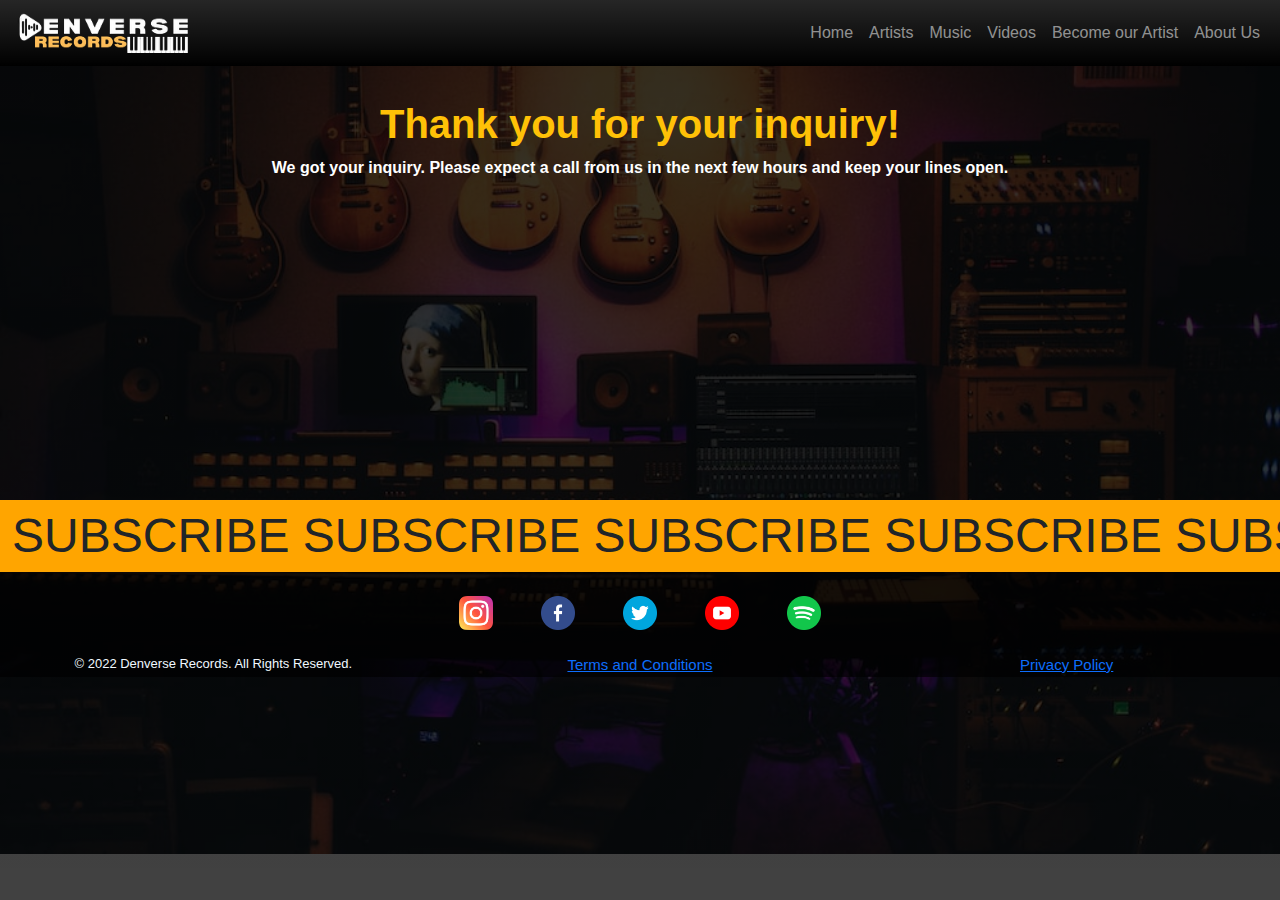
<file: redirect.html>
<!DOCTYPE html>
<html lang="en">
<head>
  <title>Thank you for Booking</title>
  <link rel="icon" type="image/x-icon" href="./assets/favicon.png">
  <meta charset="utf-8">
  <meta name="viewport" content="width=device-width, initial-scale=1">
  <link rel="stylesheet" href="styles.css">
  <link href="https://cdn.jsdelivr.net/npm/bootstrap@5.2.2/dist/css/bootstrap.min.css" rel="stylesheet">
  <script src="https://cdn.jsdelivr.net/npm/bootstrap@5.2.2/dist/js/bootstrap.bundle.min.js"></script>
</head>


<body class="body">

<!--NAV-->
  <!--NAV-->
  <!--NAV-->
  <!--NAV-->
  <!--NAV-->
  
  <nav class="navbar navbar-expand-md navbar-dark bg-black bg-gradient fixed-top">


    <div class="container-fluid ">
      <a class="navbar-brand" href="index.html"><img src="./assets/logo2.png" alt="Logo" class="logo"></a>
      <button class="navbar-toggler" type="button" data-bs-toggle="collapse" data-bs-target="#mynavbar">
        <span class="navbar-toggler-icon"></span>
      </button>



      <div class="collapse navbar-collapse " id="mynavbar">
        <ul class="navbar-nav ms-auto">
          <li class="nav-item">
            <a class="nav-link" href="index.html" >Home</a>
          </li>
          <li class="nav-item">
            <a class="nav-link" href="artist.html">Artists</a>
          </li>
          <li class="nav-item">
            <a class="nav-link" href="music.html" >Music</a>
          </li>
          <li class="nav-item">
            <a class="nav-link" href="videos.html">Videos</a>
          </li>
          <li class="nav-item">
            <a class="nav-link" href="reg.html">Become our Artist</a>
          </li>
          <li class="nav-item">
            <a class="nav-link" href="aboutus.html">About Us</a>
          </li>
        </ul>
        
      </div>


    </div>

</nav>




<div class="container-fluid mx-auto" id="redirect-outer">

    <div class=" mx-auto">

    
    <div class="col-sm-12 text-center mb-3">
        <h1 class="text-warning fw-bold">Thank you for your inquiry!</h1>
        <p class="text-white fw-bold"> We got your inquiry. Please expect a call from us in the next few hours and keep your lines open.</p>
    </div>


    </div>  



</div>


<div class="container-{breakpoint} marquee row m-0 p-0">

    <div>
        <span>  SUBSCRIBE </span>
        <span>  SUBSCRIBE </span>
        <span>  SUBSCRIBE </span>
        <span>  SUBSCRIBE </span>
        <span>  SUBSCRIBE </span>
        <span>  SUBSCRIBE </span>
        <span>  SUBSCRIBE </span>
        <span>  SUBSCRIBE </span>
        
        
       
    </div>

</div>



  





<!-- Footer -->
<!-- Footer -->
<!-- Footer -->

<div class="col container-fluid">

  <div class="container-{breakpoint} row" id="footer-con"> 
  
      <div class="col d-flex justify-content-center " >
       <a href="#"> <img class="p-2 m-3" src="./assets/instagram.png" alt="instagram" style="height: 50px; width: 50px;"></a>
       <a href="#"> <img class="p-2 m-3" src="./assets/facebook.png" alt="facebook" style="height: 50px; width: 50px;"></a>
       <a href="#"> <img class="p-2 m-3" src="./assets/twitter.png" alt="twitter" style="height: 50px; width: 50px;"></a>
       <a href="#"> <img class="p-2 m-3" src="./assets/youtube.png" alt="twitter" style="height: 50px; width: 50px;"></a>
       <a href="#"> <img class="p-2 m-3" src="./assets/spotify.png" alt="twitter" style="height: 50px; width: 50px;"></a>
      </div>
  
  </div>
  
  <div class="container-{breakpoint} row" id="footer-con" >
  
    <div class="col-4 d-flex justify-content-center" style="font-size:13px ;">© 2022 Denverse Records. All Rights Reserved.</div>
    <div class="col-4 d-flex justify-content-center"><a href="tc.html"> Terms and Conditions</a></div>
    <div class="col-4 d-flex justify-content-center"><a href="pp.html">Privacy Policy</a></div>
   
  
  </div>
  
</div>

    



</body>

</html>
</file>
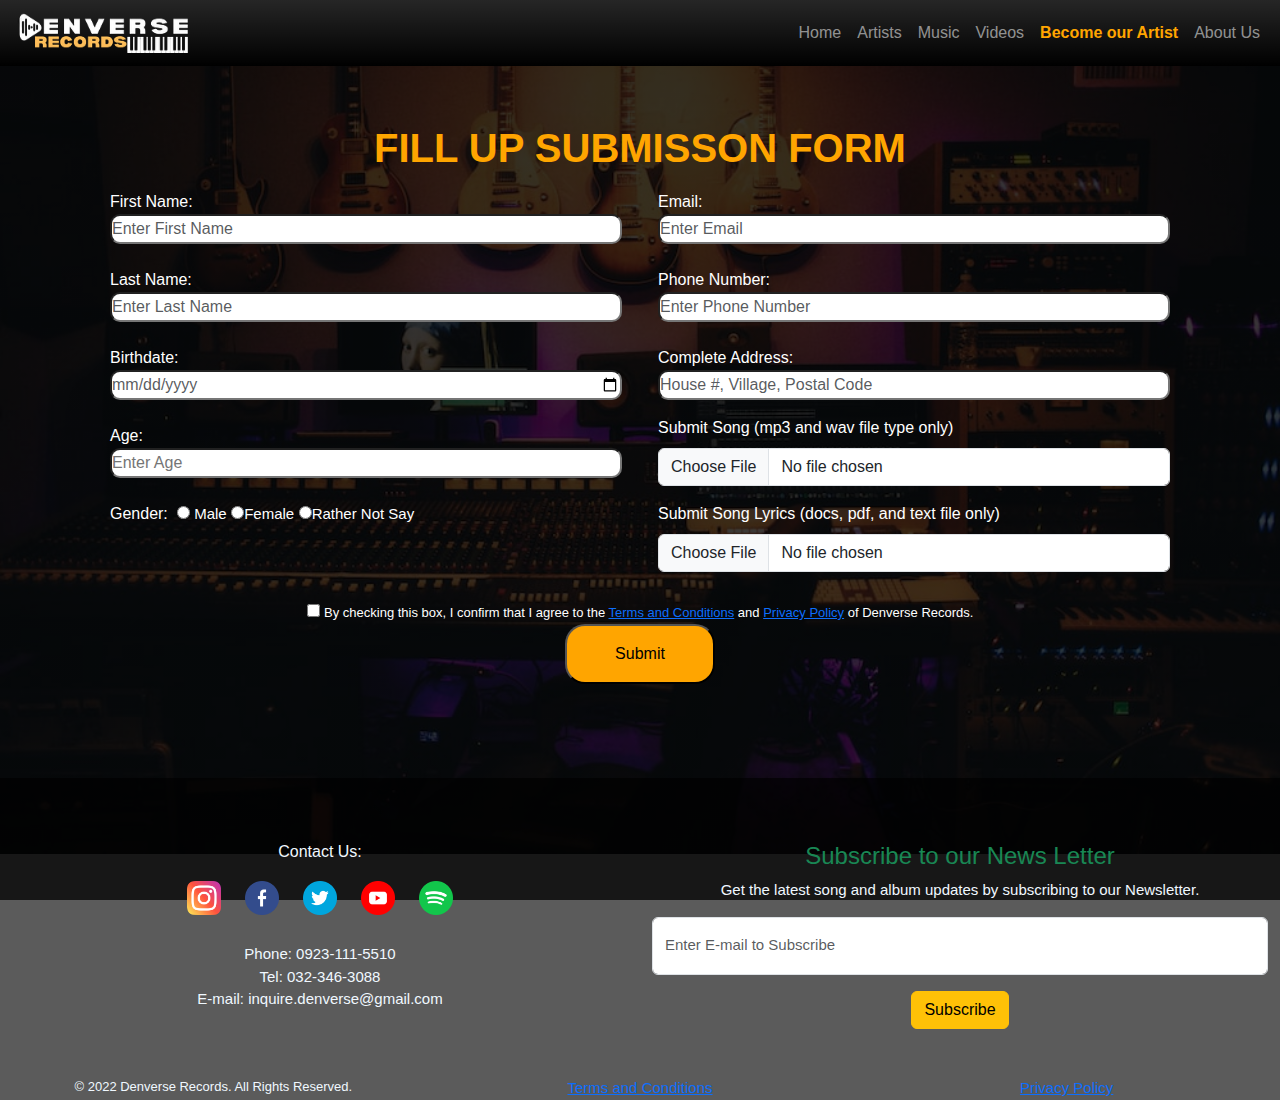
<file: reg.html>
<!DOCTYPE html>
<html lang="en">
<head>
  <title>Become Our Artist</title>
  <link rel="icon" type="image/x-icon" href="./assets/favicon.png">
  <meta charset="utf-8">
  <meta name="viewport" content="width=device-width, initial-scale=1">
  <link rel="stylesheet" href="styles.css">
  <link href="https://cdn.jsdelivr.net/npm/bootstrap@5.2.2/dist/css/bootstrap.min.css" rel="stylesheet">
  <script src="https://cdn.jsdelivr.net/npm/bootstrap@5.2.2/dist/js/bootstrap.bundle.min.js"></script>
</head>


<body class="body">


 <!--NAV-->
  <!--NAV-->
  <!--NAV-->
  <!--NAV-->
  <!--NAV-->


  <nav  class="navbar navbar-expand-md navbar-dark bg-black bg-gradient fixed-top">
    <div class="container-fluid ">
      <a class="navbar-brand" href="index.html"><img src="./assets/logo2.png" alt="Logo" class="logo"></a>
      <button class="navbar-toggler" type="button" data-bs-toggle="collapse" data-bs-target="#mynavbar">
        <span class="navbar-toggler-icon"></span>
      </button>
      <div class="collapse navbar-collapse " id="mynavbar">
        <ul class="navbar-nav ms-auto">
          <li class="nav-item">
            <a class="nav-link" href="index.html" >Home</a>
          </li>
          <li class="nav-item">
            <a class="nav-link" href="artist.html" >Artists</a>
          </li>
          <li class="nav-item">
            <a class="nav-link" href="music.html">Music</a>
          </li>
          <li class="nav-item">
            <a class="nav-link" href="videos.html">Videos</a>
          </li>
          <li class="nav-item">
            <a class="nav-link" href="reg.html" style="color: orange;"><b>Become our Artist</b></a>
          </li>
          <li class="nav-item">
            <a class="nav-link" href="aboutus.html">About Us</a>
          </li>
        </ul>

        
      </div>
    </div>
  </nav>

 
 

<!--NAV-->
<!--NAV-->
<!--NAV-->



<form action="artist-redirect.html">

    <div class="music-submit-form mb-5">
  
      
        
  
        <div class="form-title">
         <center> <h1> <b>FILL UP SUBMISSON FORM</b></h1></center>
  
        </div>
  
        <div class="inner-con">
  
        <div class="left">
  
          First Name: 
          <label for="firstname"></label>
          <input class="firstline text-muted" type="text" id="firstname" name="firstname" value="Enter First Name" onfocus="if(this.value == 'Enter First Name'){this.value = '';}"  required="must be filled out">
  
          <br>
          <br>
  
          Last Name: 
          <label for="lastname"></label>
          <input class="firstline text-muted" type="text" id="lastname" name="lastname" value="Enter Last Name" onfocus="if(this.value == 'Enter Last Name'){this.value = '';}" required="must be filled out">
  
          <br>
          <br>
  
          Birthdate: 
          <label for="datemax"></label>
          <input class="bday text-muted" type="date" id="datemax" name="datemax" min="1950" max="today">
  
  
         
          <br>
          <br>
  
  
          Age: 
          <label for="age"></label>
          <input class="firstline text-muted" type="number" id="age" name="age" value="Enter Age" placeholder="Enter Age" required="must be filled out"> 
  
          <br>
          <br>
  
          Gender:
          <label for="gender"></label>
          <input type="radio"  name="gender" value="male"> <a style="font-size: 15px;">Male</a>
          <input type="radio"  name="gender" value="female"><a style="font-size: 15px;">Female</a>
          <input type="radio"  name="gender" value="rather"><a style="font-size: 15px;">Rather Not Say</a>
  
         
  
          
  
        </div>
  
        <div class="right">
  
          Email: 
          <label for="e-mail"></label>
          <input class="e-mail text-muted" type="eamil" id="email" name="email" value="Enter Email"  onfocus="if(this.value == 'Enter Email'){this.value = '';}" required="must be filled out">
  
          <br>
          <br>
  
          Phone Number: 
          <label for="phone"></label>
          <input class="phone text-muted" type="tel" id="phone" name="phone" value="Enter Phone Number" onfocus="if(this.value == 'Enter Phone Number'){this.value = '';}" required="must be filled out">
  
          <br>
          <br>
  
          Complete Address: 
          <label for="address"></label>
          <input  class="address text-muted" type="text" id="adress" name="adress" value="House #, Village, Postal Code" onfocus="if(this.value == 'House #, Village, Postal Code'){this.value = '';}" value="House #, Village, Postal Code " required="must be filled out">
        
         
          <br>
          
  
          <div class="mb-3 mt-3">
            <label for="formFile" class="form-label">Submit Song (mp3 and wav file type only)</label>
            <input class="form-control" type="file" id="formFile">
          </div>

          <div class="mb-3">
            <label for="formFile" class="form-label">Submit Song Lyrics (docs, pdf, and text file only)</label>
            <input class="form-control" type="file" id="">
          </div>
          
  
        </div>
  
      </div>
      
  
      <div class="submit-con">
        <span><input type="checkbox" id="agreed" name="agreed" value="agreed">
        <label for="agreed" style="font-size: 13px;"> By checking this box, I confirm that I agree to the <a href="tc.html">Terms and Conditions</a> and <a href="pp.html"> Privacy Policy</a> of Denverse Records.</label>
      </span>
        <input class="reg-btn" type="submit" required="must be filled out"> 
  
      </div>
  
   </div>
  
  </form>

</div>



<!-- Footer -->
<!-- Footer -->
<!-- Footer -->

<div class="container-{breakpoint} mx-auto row pt-5 mt-5" id="footer-con">

  <div class="col-md-6" > 

      <h6 class="text-center mt-3">Contact Us:</h6>
  
      <div class=" d-flex justify-content-center align-items-center pb-3">
        <a href="https://www.instagram.com" target="_blank"> <img class="p-2 m-1" src="./assets/instagram.png" alt="instagram" style="height: 50px; width: 50px;"></a>
        <a href="https://www.facebook.com" target="_blank"> <img class="p-2 m-1" src="./assets/facebook.png" alt="facebook" style="height: 50px; width: 50px;"></a>
        <a href="https://www.twitter.com" target="_blank"> <img class="p-2 m-1" src="./assets/twitter.png" alt="twitter" style="height: 50px; width: 50px;"></a>
        <a href="https://www.youtube.com" target="_blank"> <img class="p-2 m-1" src="./assets/youtube.png" alt="youtube" style="height: 50px; width: 50px;"></a>
        <a href="https://www.spotify.com" target="_blank"> <img class="p-2 m-1" src="./assets/spotify.png" alt="spotify" style="height: 50px; width: 50px;"></a>
      </div>

     

      <div class=" d-flex justify-content-center text-center  align-items-center">
        Phone: 0923-111-5510
        <br>
        Tel: 032-346-3088
        <br>
        E-mail: inquire.denverse@gmail.com
      </div>

  
  </div>

  <div class="col-md-6" > 
    
      
    <Center><h4 class="mt-3 text-success">Subscribe to our News Letter</h4></Center>
    
    <Center><p>Get the latest song and album updates by subscribing to our Newsletter.</p></Center>

    <form class="needs-validation" action="#" novalidate >
      <div class="form-floating col-12 mb-3">

  
        <input type="email" class="form-control" id="clientemail" placeholder="Enter E-mail" required>
        <label for="clientemail" class="form-label text-muted">Enter E-mail to Subscribe</label>
        <div class="valid-feedback">Good to go! </div>
        <div class="invalid-feedback">Enter Valid E-mail</div>
      
      
      </div>

      <div class="col-12 d-flex justify-content-center">

        <button type="submit" class="btn btn-warning" data-bs-toggle="modal" data-bs-target="#myModal">
          Subscribe
        </button>
     
      
        <!-- The Modal -->
        <div class="modal" id="myModal">
          <div class="modal-dialog" >
            <div class="modal-content" style="background-color: rgb(233, 233, 233);">
        
              <!-- Modal Header -->
              <div class="modal-header">
                <h4 class="modal-title text-black">Thank you!</h4>
                <button type="button" class="btn-close" data-bs-dismiss="modal"></button>
              </div>
        
              <!-- Modal body -->
              <div class="modal-body text-black">
                Make sure you entered a valid e-mail address to receive our News Letters.
              </div>
      
        
      
          </div>
        </div>
      </div>
        
        
        
        
      </div>

      

    </form>


  </div>



  <br>
  <br>
  <div class="container col-12 mt-5">
  <div class=" row"  >
  
    <div class="col-4 d-flex justify-content-center" style="font-size:13px ;">© 2022 Denverse Records. All Rights Reserved.</div>
    <div class="col-4 d-flex justify-content-center"><a href="tc.html"> Terms and Conditions</a></div>
    <div class="col-4 d-flex justify-content-center"><a href="pp.html">Privacy Policy</a></div>
   
  
  </div>
</div>
</div>


<script>

  // Example starter JavaScript for disabling form submissions if there are invalid fields
  (function () {
    'use strict'
  
    // Fetch all the forms we want to apply custom Bootstrap validation styles to
    var forms = document.querySelectorAll('.needs-validation')
  
    // Loop over them and prevent submission
    Array.prototype.slice.call(forms)
      .forEach(function (form) {
        form.addEventListener('submit', function (event) {
          if (!form.checkValidity()) {
            event.preventDefault()
            event.stopPropagation()
          }
  
          form.classList.add('was-validated')
        }, false)
      })
  })()
  
  </script>




</body>

</html>
</file>
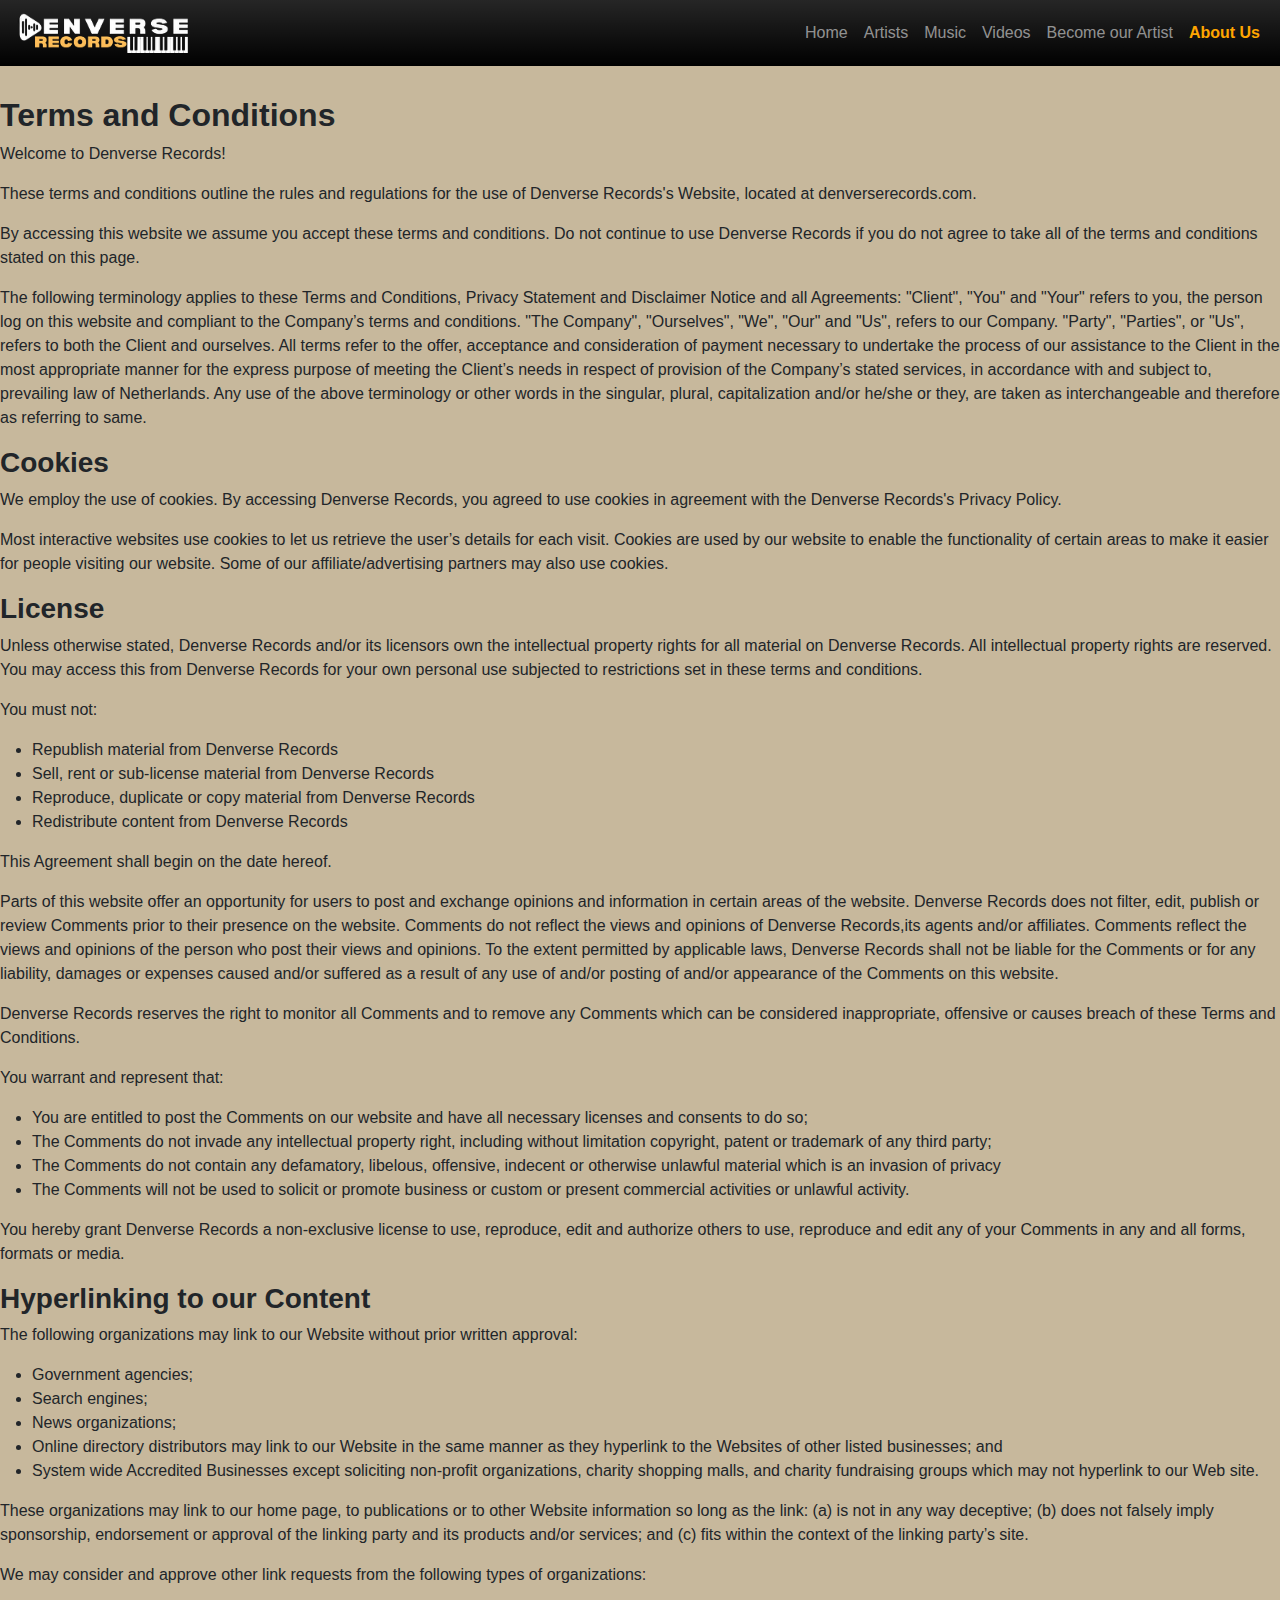
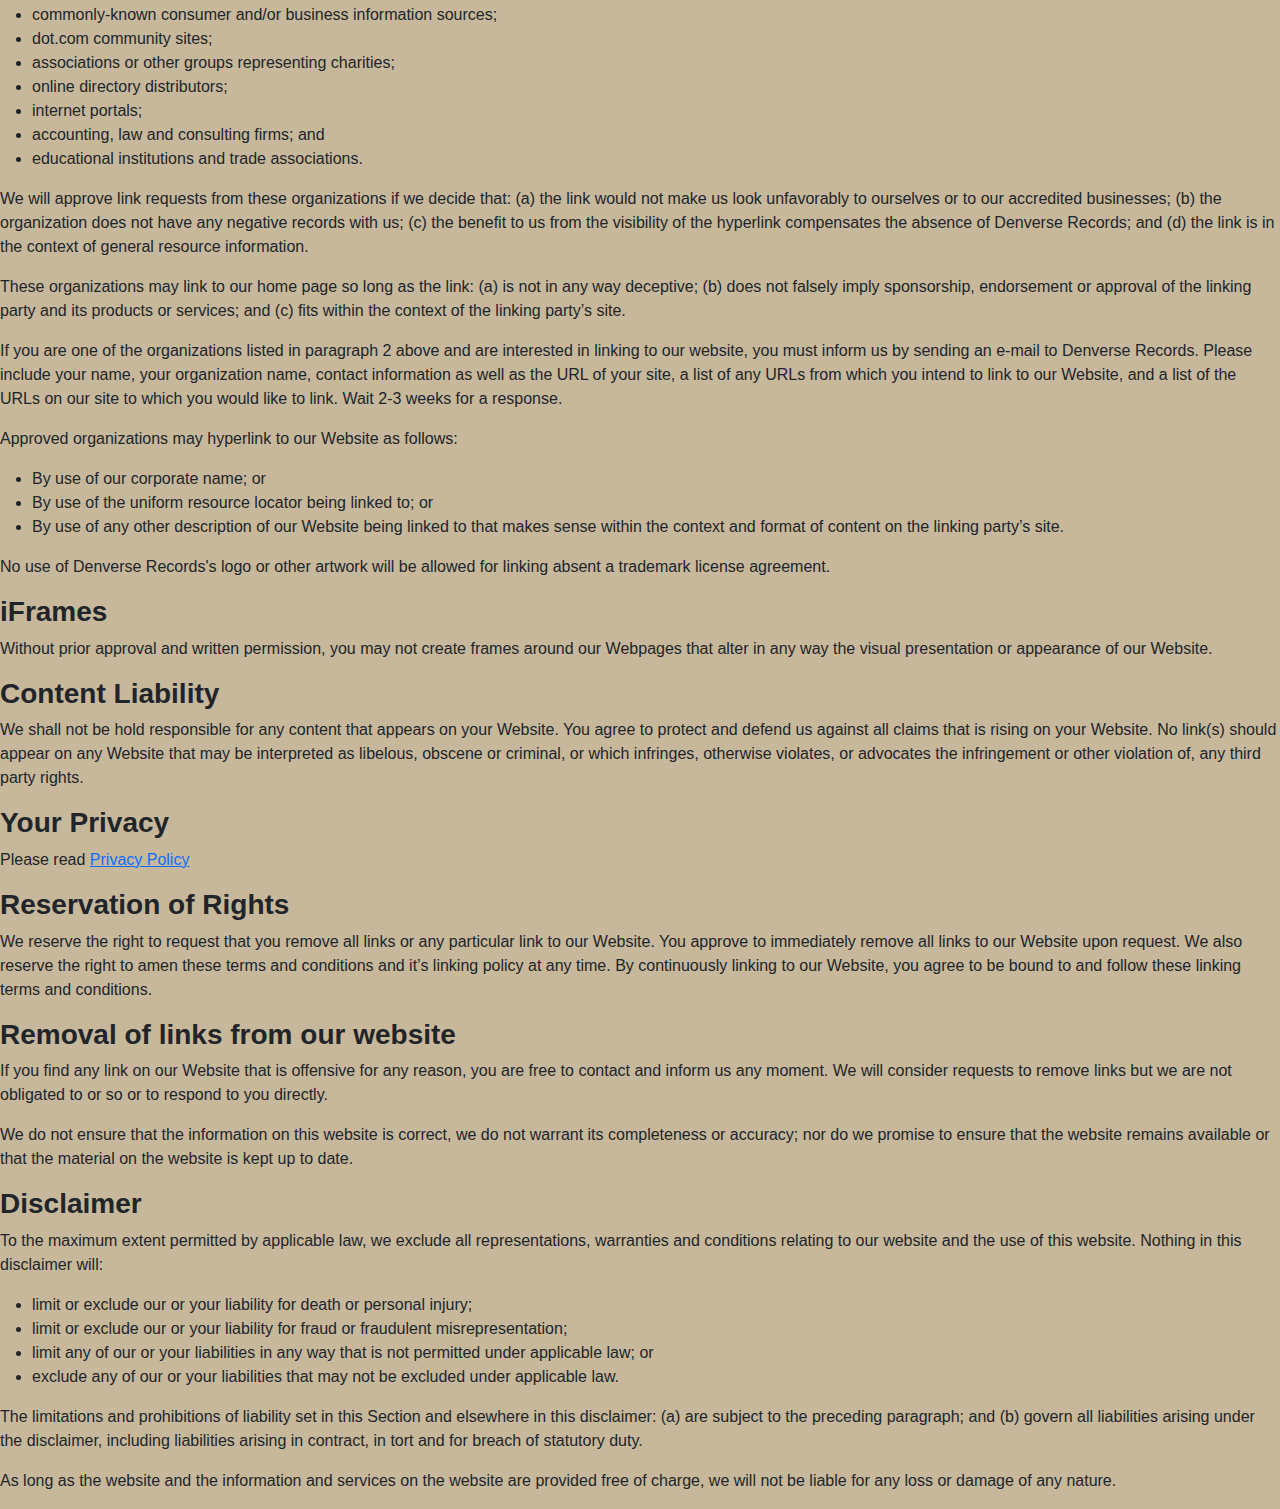
<file: tc.html>
<!DOCTYPE html>
<html lang="en">
<head>
  <title>Derverse - Terms & Conditions</title>
  <link rel="icon" type="image/x-icon" href="./assets/favicon.png">
  <meta charset="utf-8">
  <meta name="viewport" content="width=device-width, initial-scale=1">
  <link rel="stylesheet" href="styles.css">
  <link href="https://cdn.jsdelivr.net/npm/bootstrap@5.2.2/dist/css/bootstrap.min.css" rel="stylesheet">
  <script src="https://cdn.jsdelivr.net/npm/bootstrap@5.2.2/dist/js/bootstrap.bundle.min.js"></script>
</head>


<body style="background-color: rgb(199, 184, 156);">

<!--NAV-->
  <!--NAV-->
  <!--NAV-->
  <!--NAV-->
  <!--NAV-->
  
  <nav class="navbar navbar-expand-md navbar-dark bg-black bg-gradient fixed-top">


    <div class="container-fluid ">
      <a class="navbar-brand" href="index.html"><img src="./assets/logo2.png" alt="Logo" class="logo"></a>
      <button class="navbar-toggler" type="button" data-bs-toggle="collapse" data-bs-target="#mynavbar">
        <span class="navbar-toggler-icon"></span>
      </button>



      <div class="collapse navbar-collapse " id="mynavbar">
        <ul class="navbar-nav ms-auto">
          <li class="nav-item">
            <a class="nav-link" href="index.html" >Home</a>
          </li>
          <li class="nav-item">
            <a class="nav-link" href="artist.html" >Artists</a>
          </li>
          <li class="nav-item">
            <a class="nav-link" href="music.html">Music</a>
          </li>
          <li class="nav-item">
            <a class="nav-link" href="videos.html">Videos</a>
          </li>
          <li class="nav-item">
            <a class="nav-link" href="reg.html">Become our Artist</a>
          </li>
          <li class="nav-item">
            <a class="nav-link" href="aboutus.html" style="color: orange;"><b>About Us</b></a>
          </li>
        </ul>
        
      </div>


    </div>

</nav>

<br>
<br>
<br>
<br>


<h2><strong>Terms and Conditions</strong></h2>

<p>Welcome to Denverse Records!</p>

<p>These terms and conditions outline the rules and regulations for the use of Denverse Records's Website, located at denverserecords.com.</p>

<p>By accessing this website we assume you accept these terms and conditions. Do not continue to use Denverse Records if you do not agree to take all of the terms and conditions stated on this page.</p>

<p>The following terminology applies to these Terms and Conditions, Privacy Statement and Disclaimer Notice and all Agreements: "Client", "You" and "Your" refers to you, the person log on this website and compliant to the Company’s terms and conditions. "The Company", "Ourselves", "We", "Our" and "Us", refers to our Company. "Party", "Parties", or "Us", refers to both the Client and ourselves. All terms refer to the offer, acceptance and consideration of payment necessary to undertake the process of our assistance to the Client in the most appropriate manner for the express purpose of meeting the Client’s needs in respect of provision of the Company’s stated services, in accordance with and subject to, prevailing law of Netherlands. Any use of the above terminology or other words in the singular, plural, capitalization and/or he/she or they, are taken as interchangeable and therefore as referring to same.</p>

<h3><strong>Cookies</strong></h3>

<p>We employ the use of cookies. By accessing Denverse Records, you agreed to use cookies in agreement with the Denverse Records's Privacy Policy. </p>

<p>Most interactive websites use cookies to let us retrieve the user’s details for each visit. Cookies are used by our website to enable the functionality of certain areas to make it easier for people visiting our website. Some of our affiliate/advertising partners may also use cookies.</p>

<h3><strong>License</strong></h3>

<p>Unless otherwise stated, Denverse Records and/or its licensors own the intellectual property rights for all material on Denverse Records. All intellectual property rights are reserved. You may access this from Denverse Records for your own personal use subjected to restrictions set in these terms and conditions.</p>

<p>You must not:</p>
<ul>
    <li>Republish material from Denverse Records</li>
    <li>Sell, rent or sub-license material from Denverse Records</li>
    <li>Reproduce, duplicate or copy material from Denverse Records</li>
    <li>Redistribute content from Denverse Records</li>
</ul>

<p>This Agreement shall begin on the date hereof.</p>

<p>Parts of this website offer an opportunity for users to post and exchange opinions and information in certain areas of the website. Denverse Records does not filter, edit, publish or review Comments prior to their presence on the website. Comments do not reflect the views and opinions of Denverse Records,its agents and/or affiliates. Comments reflect the views and opinions of the person who post their views and opinions. To the extent permitted by applicable laws, Denverse Records shall not be liable for the Comments or for any liability, damages or expenses caused and/or suffered as a result of any use of and/or posting of and/or appearance of the Comments on this website.</p>

<p>Denverse Records reserves the right to monitor all Comments and to remove any Comments which can be considered inappropriate, offensive or causes breach of these Terms and Conditions.</p>

<p>You warrant and represent that:</p>

<ul>
    <li>You are entitled to post the Comments on our website and have all necessary licenses and consents to do so;</li>
    <li>The Comments do not invade any intellectual property right, including without limitation copyright, patent or trademark of any third party;</li>
    <li>The Comments do not contain any defamatory, libelous, offensive, indecent or otherwise unlawful material which is an invasion of privacy</li>
    <li>The Comments will not be used to solicit or promote business or custom or present commercial activities or unlawful activity.</li>
</ul>

<p>You hereby grant Denverse Records a non-exclusive license to use, reproduce, edit and authorize others to use, reproduce and edit any of your Comments in any and all forms, formats or media.</p>

<h3><strong>Hyperlinking to our Content</strong></h3>

<p>The following organizations may link to our Website without prior written approval:</p>

<ul>
    <li>Government agencies;</li>
    <li>Search engines;</li>
    <li>News organizations;</li>
    <li>Online directory distributors may link to our Website in the same manner as they hyperlink to the Websites of other listed businesses; and</li>
    <li>System wide Accredited Businesses except soliciting non-profit organizations, charity shopping malls, and charity fundraising groups which may not hyperlink to our Web site.</li>
</ul>

<p>These organizations may link to our home page, to publications or to other Website information so long as the link: (a) is not in any way deceptive; (b) does not falsely imply sponsorship, endorsement or approval of the linking party and its products and/or services; and (c) fits within the context of the linking party’s site.</p>

<p>We may consider and approve other link requests from the following types of organizations:</p>

<ul>
    <li>commonly-known consumer and/or business information sources;</li>
    <li>dot.com community sites;</li>
    <li>associations or other groups representing charities;</li>
    <li>online directory distributors;</li>
    <li>internet portals;</li>
    <li>accounting, law and consulting firms; and</li>
    <li>educational institutions and trade associations.</li>
</ul>

<p>We will approve link requests from these organizations if we decide that: (a) the link would not make us look unfavorably to ourselves or to our accredited businesses; (b) the organization does not have any negative records with us; (c) the benefit to us from the visibility of the hyperlink compensates the absence of Denverse Records; and (d) the link is in the context of general resource information.</p>

<p>These organizations may link to our home page so long as the link: (a) is not in any way deceptive; (b) does not falsely imply sponsorship, endorsement or approval of the linking party and its products or services; and (c) fits within the context of the linking party’s site.</p>

<p>If you are one of the organizations listed in paragraph 2 above and are interested in linking to our website, you must inform us by sending an e-mail to Denverse Records. Please include your name, your organization name, contact information as well as the URL of your site, a list of any URLs from which you intend to link to our Website, and a list of the URLs on our site to which you would like to link. Wait 2-3 weeks for a response.</p>

<p>Approved organizations may hyperlink to our Website as follows:</p>

<ul>
    <li>By use of our corporate name; or</li>
    <li>By use of the uniform resource locator being linked to; or</li>
    <li>By use of any other description of our Website being linked to that makes sense within the context and format of content on the linking party’s site.</li>
</ul>

<p>No use of Denverse Records's logo or other artwork will be allowed for linking absent a trademark license agreement.</p>

<h3><strong>iFrames</strong></h3>

<p>Without prior approval and written permission, you may not create frames around our Webpages that alter in any way the visual presentation or appearance of our Website.</p>

<h3><strong>Content Liability</strong></h3>

<p>We shall not be hold responsible for any content that appears on your Website. You agree to protect and defend us against all claims that is rising on your Website. No link(s) should appear on any Website that may be interpreted as libelous, obscene or criminal, or which infringes, otherwise violates, or advocates the infringement or other violation of, any third party rights.</p>

<h3><strong>Your Privacy</strong></h3>

<p>Please read <a href="pp.html">Privacy Policy</a></p>

<h3><strong>Reservation of Rights</strong></h3>

<p>We reserve the right to request that you remove all links or any particular link to our Website. You approve to immediately remove all links to our Website upon request. We also reserve the right to amen these terms and conditions and it’s linking policy at any time. By continuously linking to our Website, you agree to be bound to and follow these linking terms and conditions.</p>

<h3><strong>Removal of links from our website</strong></h3>

<p>If you find any link on our Website that is offensive for any reason, you are free to contact and inform us any moment. We will consider requests to remove links but we are not obligated to or so or to respond to you directly.</p>

<p>We do not ensure that the information on this website is correct, we do not warrant its completeness or accuracy; nor do we promise to ensure that the website remains available or that the material on the website is kept up to date.</p>

<h3><strong>Disclaimer</strong></h3>

<p>To the maximum extent permitted by applicable law, we exclude all representations, warranties and conditions relating to our website and the use of this website. Nothing in this disclaimer will:</p>

<ul>
    <li>limit or exclude our or your liability for death or personal injury;</li>
    <li>limit or exclude our or your liability for fraud or fraudulent misrepresentation;</li>
    <li>limit any of our or your liabilities in any way that is not permitted under applicable law; or</li>
    <li>exclude any of our or your liabilities that may not be excluded under applicable law.</li>
</ul>

<p>The limitations and prohibitions of liability set in this Section and elsewhere in this disclaimer: (a) are subject to the preceding paragraph; and (b) govern all liabilities arising under the disclaimer, including liabilities arising in contract, in tort and for breach of statutory duty.</p>

<p>As long as the website and the information and services on the website are provided free of charge, we will not be liable for any loss or damage of any nature.</p>

</body>

</html>
</file>
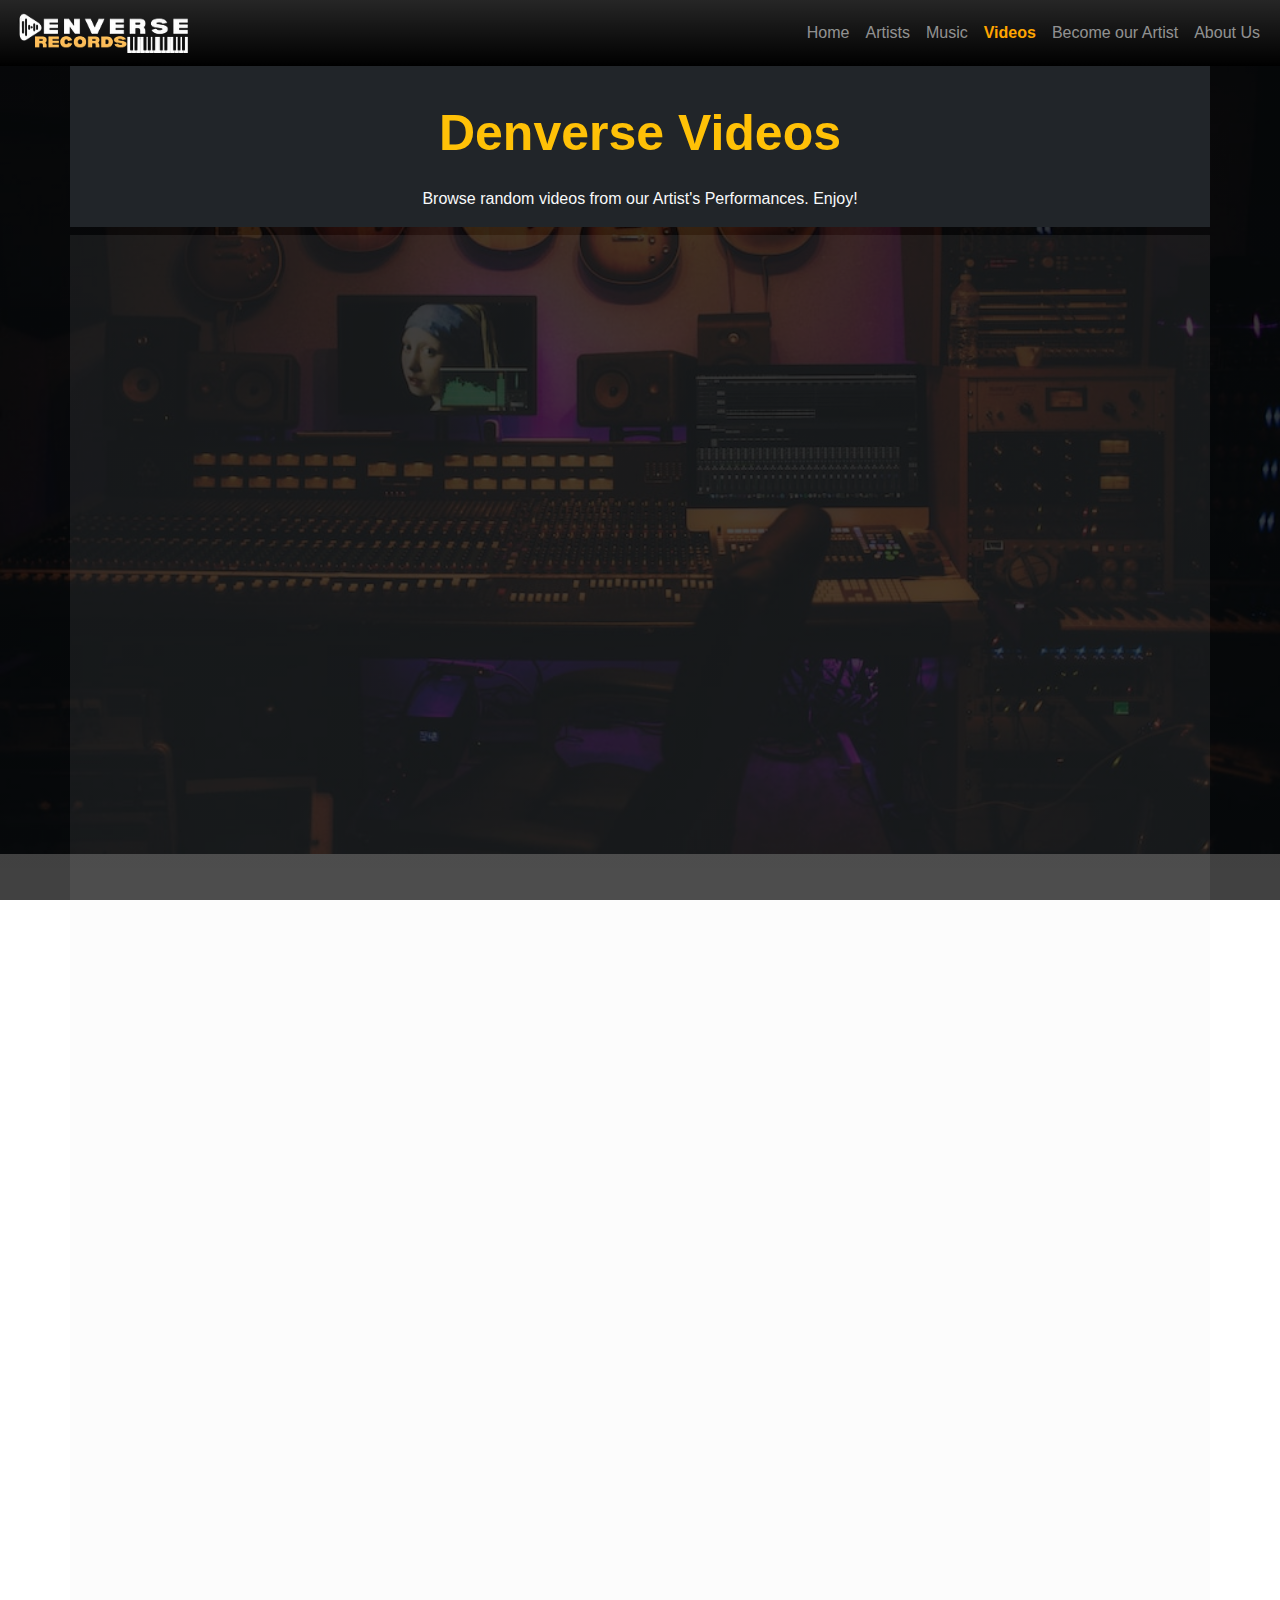
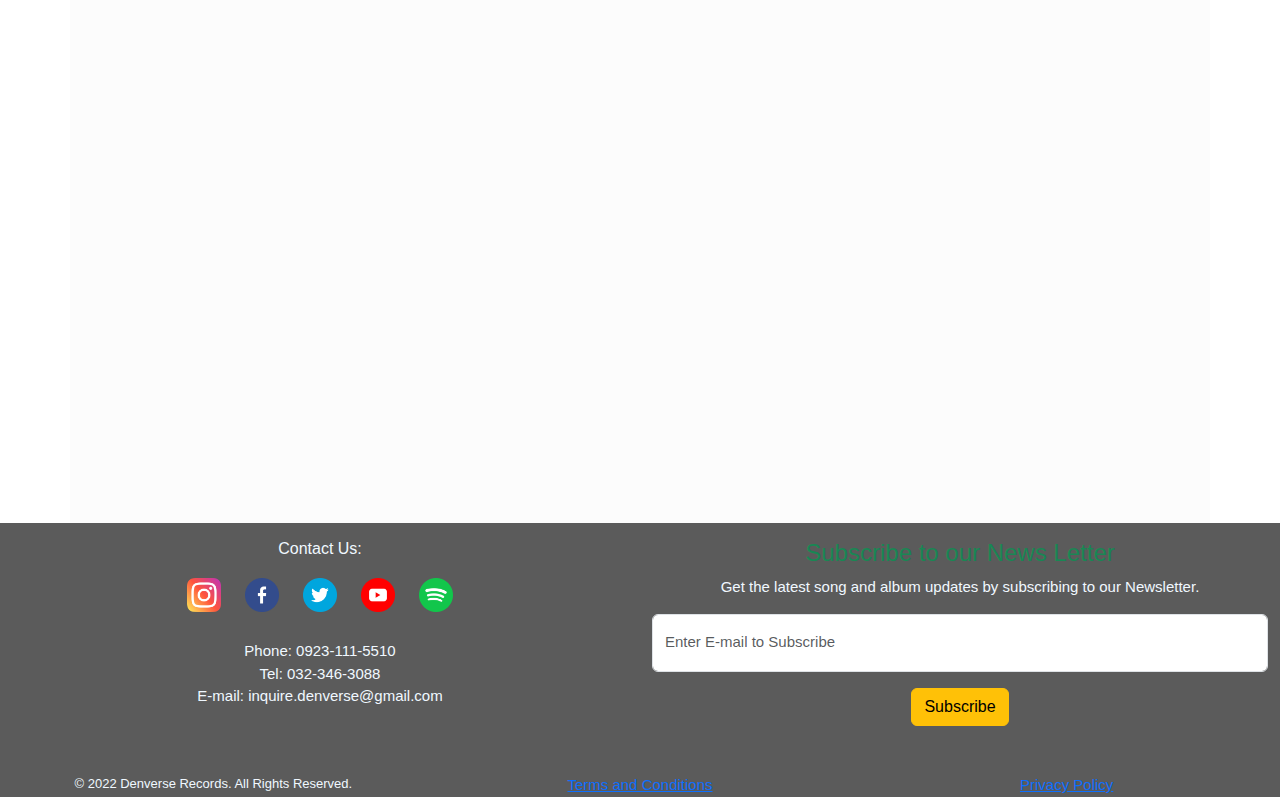
<file: videos.html>
<!DOCTYPE html>
<html lang="en">
<head>
  <title>Our Videos</title>
  <link rel="icon" type="image/x-icon" href="./assets/favicon.png">
  <meta charset="utf-8">
  <meta name="viewport" content="width=device-width, initial-scale=1">
  <link rel="stylesheet" href="styles.css">
  <link href="https://cdn.jsdelivr.net/npm/bootstrap@5.2.2/dist/css/bootstrap.min.css" rel="stylesheet">
  <script src="https://cdn.jsdelivr.net/npm/bootstrap@5.2.2/dist/js/bootstrap.bundle.min.js"></script>
</head>


<body class="body">

<!--NAV-->
  <!--NAV-->
  <!--NAV-->
  <!--NAV-->
  <!--NAV-->
  
  <nav class="navbar navbar-expand-md navbar-dark bg-black bg-gradient fixed-top">


    <div class="container-fluid ">
      <a class="navbar-brand" href="index.html"><img src="./assets/logo2.png" alt="Logo" class="logo"></a>
      <button class="navbar-toggler" type="button" data-bs-toggle="collapse" data-bs-target="#mynavbar">
        <span class="navbar-toggler-icon"></span>
      </button>



      <div class="collapse navbar-collapse " id="mynavbar">
        <ul class="navbar-nav ms-auto">
          <li class="nav-item">
            <a class="nav-link" href="index.html" >Home</a>
          </li>
          <li class="nav-item">
            <a class="nav-link" href="artist.html" >Artists</a>
          </li>
          <li class="nav-item">
            <a class="nav-link" href="music.html">Music</a>
          </li>
          <li class="nav-item">
            <a class="nav-link" href="videos.html" style="color: orange;"><b>Videos</b></a>
          </li>
          <li class="nav-item">
            <a class="nav-link" href="reg.html">Become our Artist</a>
          </li>
          <li class="nav-item">
            <a class="nav-link" href="aboutus.html">About Us</a>
          </li>
        </ul>
        
      </div>


    </div>

</nav>


<div class="container mx-auto row pt-5 mt-5 bg-dark">

  <div class="col-12 m-0 p-0">
    <p class="text-center fw-bold text-warning" style="font-size: 50px;">Denverse Videos</p>
  </div>

  <div class="col-12 m-0 p-0">
    <p class="text-center  text-light">Browse random videos from our Artist's Performances. Enjoy! </p>
  </div>

</div>


  
  <!--Artist List-->
  <!--Artist List-->
  <!--Artist List-->

<div class="container mx-auto row pb-5 pt-5 mt-2 m-0" style="background-color:rgba(221, 216, 216, 0.082) ;">

  <div class="col-sm-6 mb-5 d-flex justify-content-center">
    <iframe width="450" height="400" src="https://www.youtube-nocookie.com/embed/vqUdVsRMPDk?controls=0" title="YouTube video player" frameborder="0" allow="accelerometer; autoplay; clipboard-write; encrypted-media; gyroscope; picture-in-picture" allowfullscreen></iframe>
  </div>

  <div class="col-sm-6 mb-5 d-flex justify-content-center">
    <iframe width="450" height="400" src="https://www.youtube-nocookie.com/embed/rPV7BMz7Ap4?controls=0" title="YouTube video player" frameborder="0" allow="accelerometer; autoplay; clipboard-write; encrypted-media; gyroscope; picture-in-picture" allowfullscreen></iframe>
  </div>

  <div class="col-sm-6 mb-5 d-flex justify-content-center">
    <iframe width="450" height="400" src="https://www.youtube-nocookie.com/embed/n8MvCc77ads?controls=0" title="YouTube video player" frameborder="0" allow="accelerometer; autoplay; clipboard-write; encrypted-media; gyroscope; picture-in-picture" allowfullscreen></iframe>
  </div>

  <div class="col-sm-6 mb-5 d-flex justify-content-center">
    <iframe width="450" height="400" src="https://www.youtube-nocookie.com/embed/UdjlduDnd6w?controls=0" title="YouTube video player" frameborder="0" allow="accelerometer; autoplay; clipboard-write; encrypted-media; gyroscope; picture-in-picture" allowfullscreen></iframe>
  </div>

  <div class="col-sm-6 mb-5 d-flex justify-content-center">
    <iframe width="450" height="400" src="https://www.youtube-nocookie.com/embed/HMwy-wQRmzM?controls=0" title="YouTube video player" frameborder="0" allow="accelerometer; autoplay; clipboard-write; encrypted-media; gyroscope; picture-in-picture" allowfullscreen></iframe>
  </div>

  <div class="col-sm-6 mb-5 d-flex justify-content-center">
    <iframe width="450" height="400" src="https://www.youtube-nocookie.com/embed/aLAWqKodV1A?controls=0" title="YouTube video player" frameborder="0" allow="accelerometer; autoplay; clipboard-write; encrypted-media; gyroscope; picture-in-picture" allowfullscreen></iframe>
  </div>

  <div class="col-sm-6 mb-5 d-flex justify-content-center">
    <iframe width="450" height="400" src="https://www.youtube-nocookie.com/embed/P4Cen2bCwoI?controls=0" title="YouTube video player" frameborder="0" allow="accelerometer; autoplay; clipboard-write; encrypted-media; gyroscope; picture-in-picture" allowfullscreen></iframe>
  </div>

  <div class="col-sm-6 mb-5 d-flex justify-content-center">
    <iframe width="450" height="400" src="https://www.youtube-nocookie.com/embed/iSw8d-ddaBQ?controls=0" title="YouTube video player" frameborder="0" allow="accelerometer; autoplay; clipboard-write; encrypted-media; gyroscope; picture-in-picture" allowfullscreen></iframe>
  </div>

</div>




<!-- Footer -->
<!-- Footer -->
<!-- Footer -->

<div class="container-{breakpoint} mx-auto row" id="footer-con">

  <div class="col-md-6" > 

      <h6 class="text-center mt-3">Contact Us:</h6>
  
      <div class=" d-flex justify-content-center align-items-center pb-3">
        <a href="https://www.instagram.com" target="_blank"> <img class="p-2 m-1" src="./assets/instagram.png" alt="instagram" style="height: 50px; width: 50px;"></a>
        <a href="https://www.facebook.com" target="_blank"> <img class="p-2 m-1" src="./assets/facebook.png" alt="facebook" style="height: 50px; width: 50px;"></a>
        <a href="https://www.twitter.com" target="_blank"> <img class="p-2 m-1" src="./assets/twitter.png" alt="twitter" style="height: 50px; width: 50px;"></a>
        <a href="https://www.youtube.com" target="_blank"> <img class="p-2 m-1" src="./assets/youtube.png" alt="youtube" style="height: 50px; width: 50px;"></a>
        <a href="https://www.spotify.com" target="_blank"> <img class="p-2 m-1" src="./assets/spotify.png" alt="spotify" style="height: 50px; width: 50px;"></a>
      </div>

     

      <div class=" d-flex justify-content-center text-center  align-items-center">
        Phone: 0923-111-5510
        <br>
        Tel: 032-346-3088
        <br>
        E-mail: inquire.denverse@gmail.com
      </div>

  
  </div>

  <div class="col-md-6" > 
    
      
    <Center><h4 class="mt-3 text-success">Subscribe to our News Letter</h4></Center>
    
    <Center><p>Get the latest song and album updates by subscribing to our Newsletter.</p></Center>

    <form class="needs-validation" action="#" novalidate >
      <div class="form-floating col-12 mb-3">

  
        <input type="email" class="form-control" id="clientemail" placeholder="Enter E-mail" required>
        <label for="clientemail" class="form-label text-muted">Enter E-mail to Subscribe</label>
        <div class="valid-feedback">Good to go! </div>
        <div class="invalid-feedback">Enter Valid E-mail</div>
      
      
      </div>

      <div class="col-12 d-flex justify-content-center">

        <button type="submit" class="btn btn-warning" data-bs-toggle="modal" data-bs-target="#myModal">
          Subscribe
        </button>
     
      
        <!-- The Modal -->
        <div class="modal" id="myModal">
          <div class="modal-dialog" >
            <div class="modal-content" style="background-color: rgb(233, 233, 233);">
        
              <!-- Modal Header -->
              <div class="modal-header">
                <h4 class="modal-title text-black">Thank you!</h4>
                <button type="button" class="btn-close" data-bs-dismiss="modal"></button>
              </div>
        
              <!-- Modal body -->
              <div class="modal-body text-black">
                Make sure you entered a valid e-mail address to receive our News Letters.
              </div>
      
        
      
          </div>
        </div>
      </div>
        
        
        
        
      </div>

      

    </form>


  </div>



  <br>
  <br>
  <div class="container col-12 mt-5">
  <div class=" row"  >
  
    <div class="col-4 d-flex justify-content-center" style="font-size:13px ;">© 2022 Denverse Records. All Rights Reserved.</div>
    <div class="col-4 d-flex justify-content-center"><a href="tc.html"> Terms and Conditions</a></div>
    <div class="col-4 d-flex justify-content-center"><a href="pp.html">Privacy Policy</a></div>
   
  
  </div>
</div>
</div>


<script>

  // Example starter JavaScript for disabling form submissions if there are invalid fields
  (function () {
    'use strict'
  
    // Fetch all the forms we want to apply custom Bootstrap validation styles to
    var forms = document.querySelectorAll('.needs-validation')
  
    // Loop over them and prevent submission
    Array.prototype.slice.call(forms)
      .forEach(function (form) {
        form.addEventListener('submit', function (event) {
          if (!form.checkValidity()) {
            event.preventDefault()
            event.stopPropagation()
          }
  
          form.classList.add('was-validated')
        }, false)
      })
  })()
  
  </script>





    



</body>

</html>
</file>
<file: styles.css>
* {
    margin: 0;
    padding: 0;
    font-family: Verdana, Geneva, Tahoma, sans-serif;
}

/*Home Page*/
/*Home Page*/
/*Home Page*/

.splash {
    position: fixed;
    top: 0;
    left: 0;
    width: 100%;
    height: 100vh;
    background: black;
    z-index: 200;
    color: white;
    text-align: center;
    line-height: 90vh;
}

.splash.display-none {
    position: fixed;
    opacity: 0;
    top: 0;
    left: 0;
    width: 100%;
    height: 100vh;
    background: black;
    z-index: -10;
    color: white;
    text-align: center;
    line-height: 90vh;
    transition: all 0.5s;
}

@keyframes fadeIn {
    to{
        opacity: 1;
    }
}

.fade-in {
    opacity: 0;
    animation: fadeIn 1s ease-in forwards;
}

.body {

   background-image: linear-gradient(rgba(0, 0, 0, 0.801),rgba(0, 0, 0, 0.747)) , url(./assets/bg1.jpg);
   background-size: 100%;
   height: fit-content;
   background-repeat: no-repeat;
   background-attachment: fixed;
}




.logo {
    height: 40px;
    width: 180px;
    padding: 0%;
    margin: 0;
}

.nav-link {
    font-family: Verdana, Geneva, Tahoma, sans-serif;
    cursor: pointer;
    border-radius: 10px;
}


.nav-link:hover {
    background-color: rgba(255, 255, 255, 0.39);
}


/*Carousel*/
/*Carousel*/
/*Carousel*/

.d-block {
width: 100%;
height: 550px;
}


.carousel-head-text {
    color: orange;
    font-size: 30px;
    font-weight: bold;
   
}

.carousel-text {
    color: rgb(255, 255, 255);
    font-weight: bold;

}



/*Featured*/
/*Featured*/
/*Featured*/

.featured-text {
    color: orange;
    font-family: Cambria, Cochin, Georgia, Times, 'Times New Roman', serif;
    font-weight: bold;
}


.music-text {
   
    color: orange;
    margin-top: 12px;
    width: 49%;
    height: 60px;
    float: left;
    display: flex;
    justify-content: center;
    align-items: center;
}

.artist-text {
 
    color: orange;
    margin-top: 12px;
    width: 50%;
    height: 60px;
    float: left;
    display: flex;
    justify-content: center;
    align-items: center;
    
}

#artist-photos {  /*makes photos same size as the embedded spotify playlist*/
    height: 490px;
    margin-left: 6px;
    border-radius: 20px;
    margin-top: 6px;
}


/*Artist Page*/
/*Artist Page*/
/*Artist Page*/


#more1 {display: none;}
#more2 {display: none;}
#more3 {display: none;}
#more4 {display: none;}
#more5 {display: none;}
#more6 {display: none;}



/*Become Artist Invitation*/
/*Become Artist Invitation*/
/*Become Artist Invitation*/

.become-artist {
    display: flex;
    justify-content: center;

}

.become-artist h1 {
    color: orange;
}



.invite-con {
   /* background-color: antiquewhite; */
    width: 100%;
    height: 200px;
    margin-bottom: 0px;
    display: flex;
    justify-content: center;
    align-items: center;
    text-align: center;    
}   

.invite-con1 {
    /* background-color: antiquewhite; */
     width: 100%;
     height: 200px;
     margin-bottom: 50px;
     display: flex;
     justify-content: center;
     align-items: center;
     text-align: center;    
 }   

.invite-con h1 {
    font-family: Cambria, Cochin, Georgia, Times, 'Times New Roman', serif;
    font-size: 50px;
}

.invite-con h6 {
    color: aliceblue;
}

.invite-con1 h1 {
    font-family: Cambria, Cochin, Georgia, Times, 'Times New Roman', serif;
    font-size: 50px;
}

.invite-con1 h6 {
    color: aliceblue;
}


#invite-button:hover {
    background-color: rgba(215, 217, 219, 0.123);
}

/*Footer*/
/*Footer*/
/*Footer*/

#footer-con {
    background-color: rgba(0, 0, 0, 0.644);
    
    text-decoration: none;
    color: aliceblue;
    font-size: 15px; 
  
}

#footer-socials {
    padding: 10px;
    margin:10px;
}



/*Registration Page*/
/*Registration Page*/
/*Registration Page*/

.music-submit-form {

    color: rgb(255, 255, 255);
    margin-top: 80px; 
    height: 650px;
    width: 100%;
}


.inner-con {
   /* background-color: aqua;*/
    height: 420px;
    width: 100%;
    display: flex;
    flex-direction: row;
    justify-content: center;
    justify-content: space-between;
   

}

.form-title {
    color: orange;
    width: 100%; 
    height: 100px;
    display: flex;
    justify-content: center;
    align-items: flex-end;
    font-family: Verdana, Geneva, Tahoma, sans-serif;
}

.left {
   /* background-color:bisque; */
    height:400px ; 
    width:40%; 
    margin-top: 10px;
    margin-left: 110px;
}

.right {
   /* background-color:bisque; */
    height:400px ; 
    width:40%; 
    margin-top: 10px;
    margin-right: 110px;
}


.music-submit-form {
    font-family: Verdana, Geneva, Tahoma, sans-serif;
}



.firstline {
    width: 100%;
    height: 30px;
    border-radius: 10px;
}

.bday {
    width: 100%;
    height: 30px;
    border-radius: 10px;
}

.address {
    width: 100%;
    height: 30px;
    border-radius: 10px;
}

.e-mail {
    width: 100%;
    height: 30px;
    border-radius: 10px;
}

.phone {
    width: 100%;
    height: 30px;
    border-radius: 10px;
}

.submit-con {
    width: 100%;
    /*background-color: aquamarine;*/
    height: 120px;
    display: flex;
    flex-direction: column;
   align-items: center;  
   
}

.mp3-upload {
    cursor: pointer;
}

.lyrics-upload {
    cursor: pointer;
}



.firstline:hover {
    background-color: rgba(255, 247, 247, 0.842)
    ;
}

.e-mail:hover {
    background-color: rgba(255, 247, 247, 0.842)
    ;
}

.address:hover {
    background-color: rgba(255, 247, 247, 0.842)
    ;
}

.phone:hover  {
    background-color: rgba(255, 247, 247, 0.842)
    ;
}

.bday:hover  {
    background-color: rgba(255, 247, 247, 0.842)
    ;
}


/*Booking Page*/
/*Booking Page*/
/*Booking Page*/

#book-outer {
  /*  background-color: orange; */
    height: 650px; 
    width: 100%; 
    margin-top: 100px;
}

#book-con {
    background-color: rgba(255, 102, 0, 0.308);
    max-width: 600px;
    padding-top: 20px;
    padding-bottom: 30px;
    border-radius: 20px;
   
}

#redirect-outer {
    /*  background-color: orange; */
      height: 400px; 
      width: 100%; 
      margin-top: 100px;
  }



/*ABout Us*/
/*ABout Us*/
/*ABout Us*/


#cassete-tape {
    width: 500px;
}


/*Marquee*/
/*Marquee*/
/*Marquee*/


.marquee {
    width: 100%;
    background-color: orange;
    white-space: nowrap;
    overflow: hidden;
}

.marquee div {
    font-size: 3rem;
    font-family: verdana;
    animation: animate 5s linear infinite;
    display: inline-block;
}

@keyframes animate {
    100%{
        transform: translate(-100%, 0);
    }
}








.reg-btn {
    background-color: orange;
    width: 150px;
    height: 60px;
    border-radius: 20px;
    cursor: pointer;
}

.reg-btn:hover {
    background-color: rgba(255, 255, 255, 0.192);
}





@media only screen and (max-width: 320px) {
   
    #footer-socials {
        margin: 3px;
        padding: 10px
    }

    .invite-con1 {
        margin-top: 120px;
    }

    #cassete-tape {
        width: 100px;
        height:90px;
    }
}

@media only screen and (max-width: 425px) {
   
   

    #cassete-tape {
        width: 250px;
        height:250px;
    }
}


@media only screen and (max-width: 352px) {
   
    

    .invite-con1 {
        margin-top: 120px;
    }

}



@media only screen and (max-width: 332px) {


    .submit-con {
        margin-top: 70px;
        
    }

    #reg-footer {
        margin-top: 100px;
    }

}



@media only screen and (max-width: 767px) {


    .d-block {
        
        width: 100%;
        height: 300px;
    
    }

    #artist-photos {
        width: 100%;
        height: 100%;
     
    }  

    .spootify-embed {
        width: fit-content;
    }

    

}



@media only screen and (max-width: 900px) {

    
    .body {
    margin: 0;
    padding: 0;
    background-size: 100% 100%;
    background-repeat: no-repeat;
    background-attachment: fixed;
    }
    
    /**/

    .music-submit-form {
        margin-left: 10px;
        margin-right: 0;
        height: 710px;
    }



    .left {
        float: left;
        width: 48%;
        margin: 0;
        padding: 0;
    }

    .right {
        
        float: right;
        width: 48%;
        margin: 0;
        padding: 0;
    }

    .inner-con {
        
        width: 100%;
        height: 480px;
        display: flex;
        justify-content: start;


    }

    .invite-con {
        
        padding-top: 50px;
        height: 350px;
    }

    .submit-con {
        display: flex;
        flex-direction: column;
        text-align: center;

    }

    .invite-con {

        margin-bottom: 60px;
    }

}
</file>
